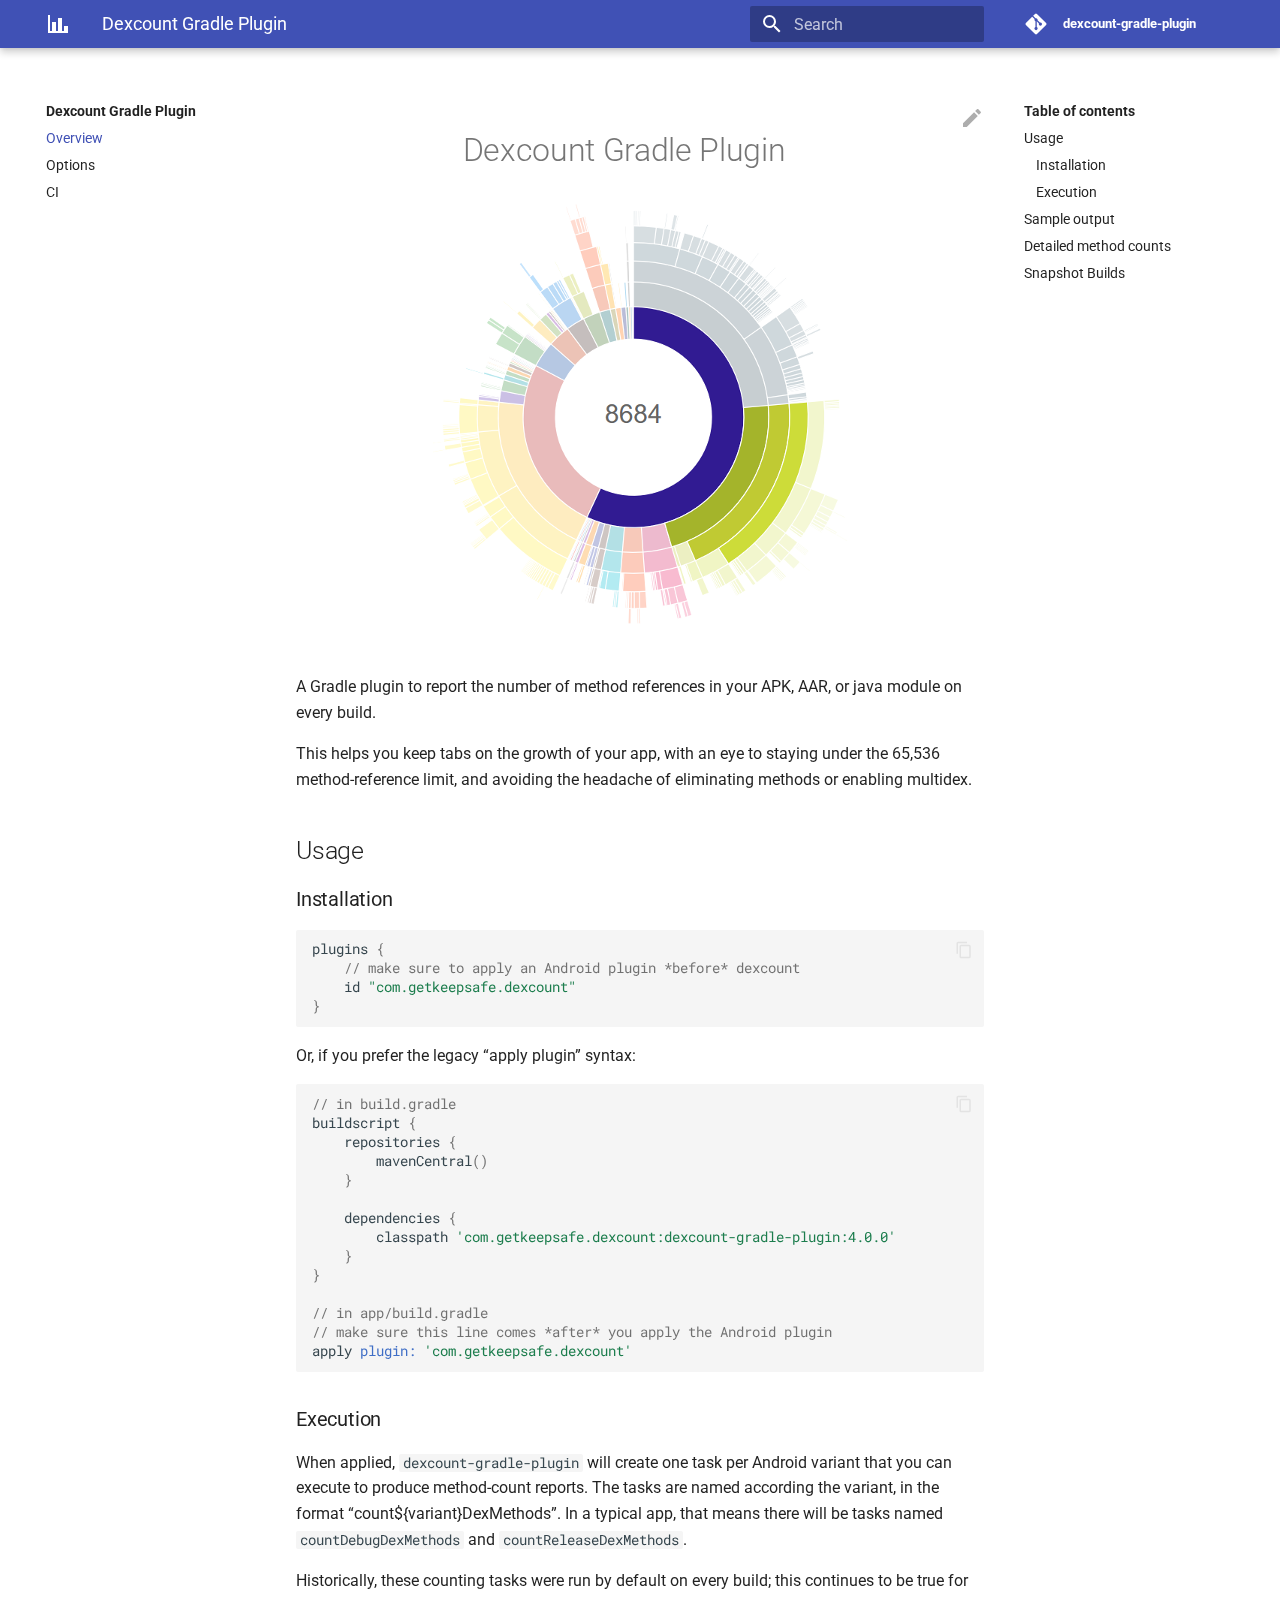
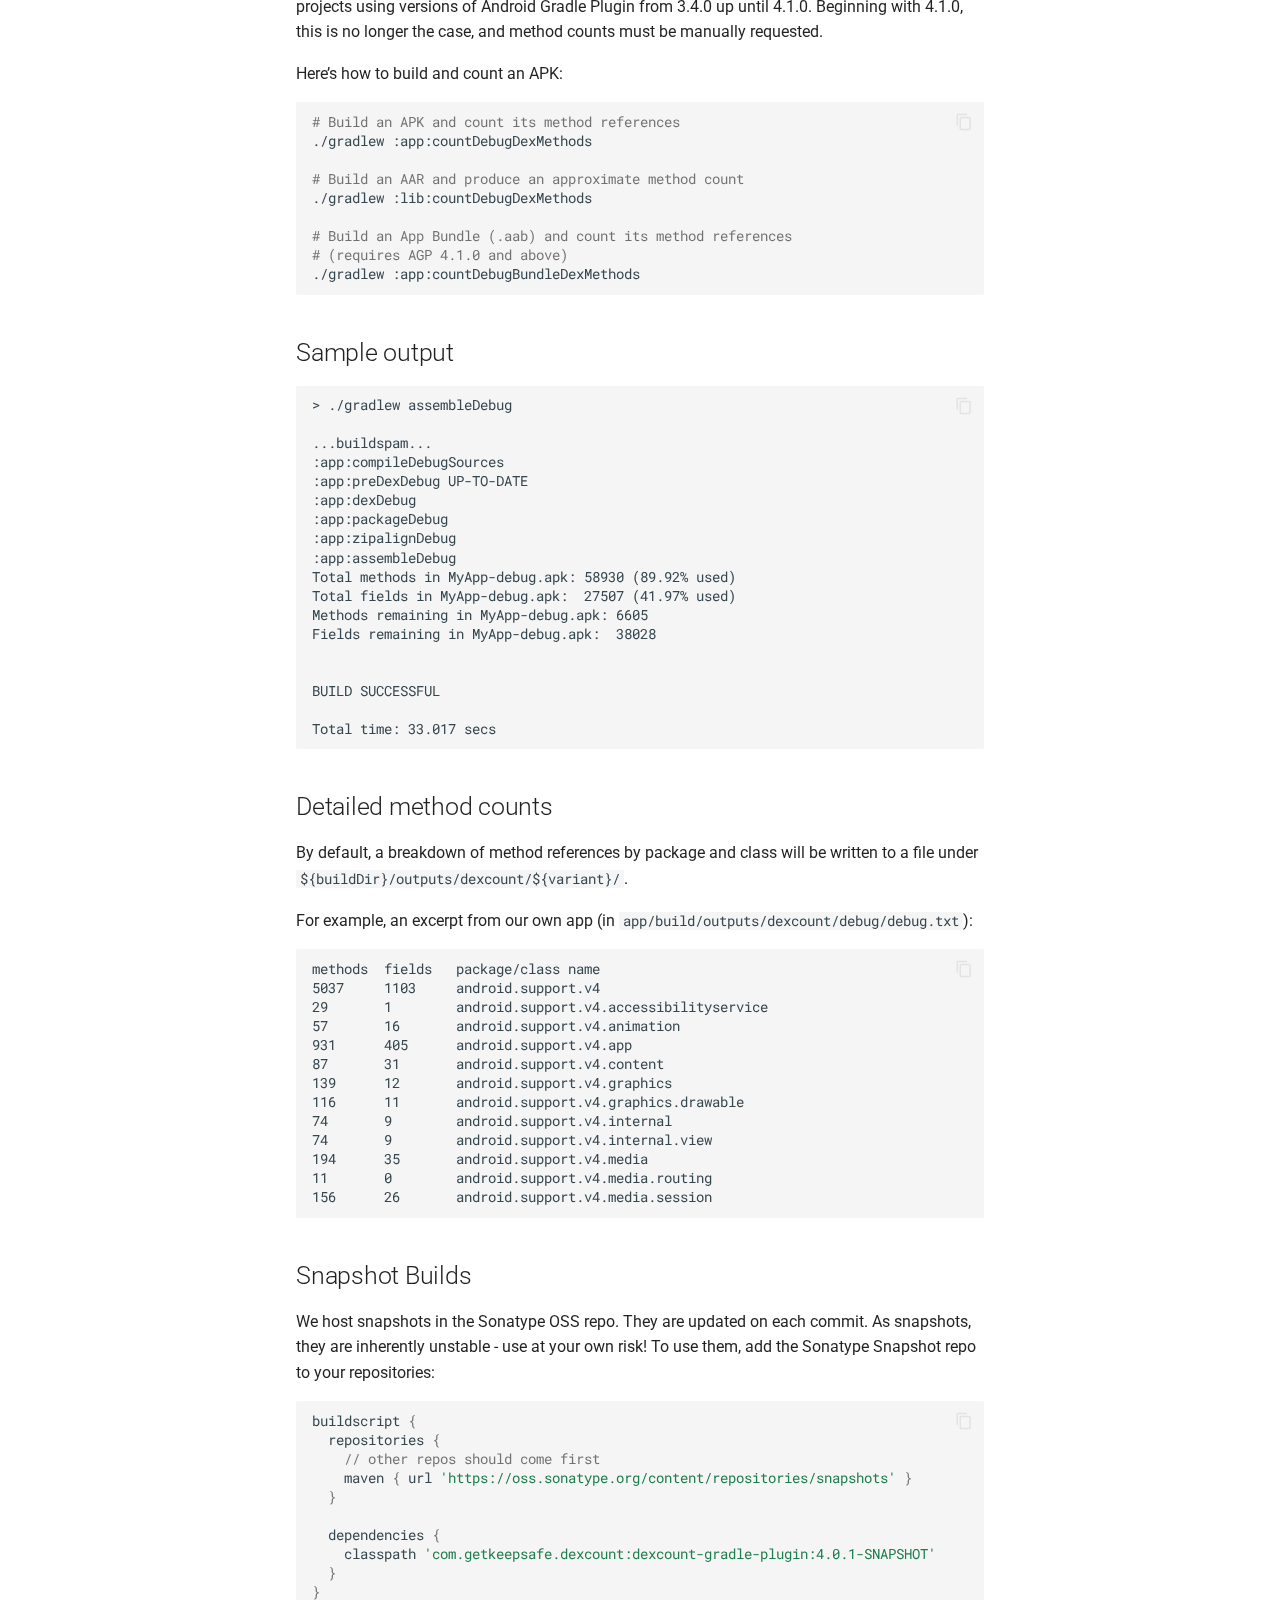
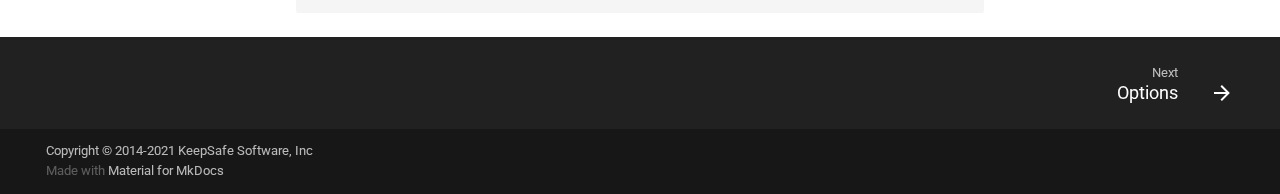
<file: index.html>
<!doctype html>
<html lang="en" class="no-js">
  <head>
    
      <meta charset="utf-8">
      <meta name="viewport" content="width=device-width,initial-scale=1">
      
        <meta name="description" content="A Gradle plugin to report the number of method references in your APK on every build.">
      
      
        <link rel="canonical" href="https://keepsafe.github.io/dexcount-gradle-plugin/">
      
      
        <meta name="author" content="Benjamin Bader">
      
      <link rel="shortcut icon" href="images/favicon.png">
      <meta name="generator" content="mkdocs-1.1.2, mkdocs-material-6.0.2">
    
    
      
        <title>Dexcount Gradle Plugin</title>
      
    
    
      <link rel="stylesheet" href="assets/stylesheets/main.38780c08.min.css">
      
        
        <link rel="stylesheet" href="assets/stylesheets/palette.3f72e892.min.css">
        
          
          
          <meta name="theme-color" content="#4051b5">
        
      
    
    
    
      
        
        <link href="https://fonts.gstatic.com" rel="preconnect" crossorigin>
        <link rel="stylesheet" href="https://fonts.googleapis.com/css?family=Roboto:300,400,400i,700%7CRoboto+Mono&display=fallback">
        <style>body,input{font-family:"Roboto",-apple-system,BlinkMacSystemFont,Helvetica,Arial,sans-serif}code,kbd,pre{font-family:"Roboto Mono",SFMono-Regular,Consolas,Menlo,monospace}</style>
      
    
    
    
    
      
    
    
  </head>
  
  
    
    
    
    
    
    <body dir="ltr" data-md-color-scheme="" data-md-color-primary="indigo" data-md-color-accent="lime">
      
  
    <input class="md-toggle" data-md-toggle="drawer" type="checkbox" id="__drawer" autocomplete="off">
    <input class="md-toggle" data-md-toggle="search" type="checkbox" id="__search" autocomplete="off">
    <label class="md-overlay" for="__drawer"></label>
    <div data-md-component="skip">
      
        
        <a href="#usage" class="md-skip">
          Skip to content
        </a>
      
    </div>
    <div data-md-component="announce">
      
    </div>
    
      <header class="md-header" data-md-component="header">
  <nav class="md-header-nav md-grid" aria-label="Header">
    <a href="https://keepsafe.github.io/dexcount-gradle-plugin" title="Dexcount Gradle Plugin" class="md-header-nav__button md-logo" aria-label="Dexcount Gradle Plugin">
      
  
  <svg xmlns="http://www.w3.org/2000/svg" viewBox="0 0 24 24"><path d="M22 21H2V3h2v16h2v-9h4v9h2V6h4v13h2v-5h4v7z"/></svg>

    </a>
    <label class="md-header-nav__button md-icon" for="__drawer">
      <svg xmlns="http://www.w3.org/2000/svg" viewBox="0 0 24 24"><path d="M3 6h18v2H3V6m0 5h18v2H3v-2m0 5h18v2H3v-2z"/></svg>
    </label>
    <div class="md-header-nav__title" data-md-component="header-title">
      
        <div class="md-header-nav__ellipsis">
          <span class="md-header-nav__topic md-ellipsis">
            Dexcount Gradle Plugin
          </span>
          <span class="md-header-nav__topic md-ellipsis">
            
              Overview
            
          </span>
        </div>
      
    </div>
    
      <label class="md-header-nav__button md-icon" for="__search">
        <svg xmlns="http://www.w3.org/2000/svg" viewBox="0 0 24 24"><path d="M9.5 3A6.5 6.5 0 0116 9.5c0 1.61-.59 3.09-1.56 4.23l.27.27h.79l5 5-1.5 1.5-5-5v-.79l-.27-.27A6.516 6.516 0 019.5 16 6.5 6.5 0 013 9.5 6.5 6.5 0 019.5 3m0 2C7 5 5 7 5 9.5S7 14 9.5 14 14 12 14 9.5 12 5 9.5 5z"/></svg>
      </label>
      
<div class="md-search" data-md-component="search" role="dialog">
  <label class="md-search__overlay" for="__search"></label>
  <div class="md-search__inner" role="search">
    <form class="md-search__form" name="search">
      <input type="text" class="md-search__input" name="query" aria-label="Search" placeholder="Search" autocapitalize="off" autocorrect="off" autocomplete="off" spellcheck="false" data-md-component="search-query" data-md-state="active">
      <label class="md-search__icon md-icon" for="__search">
        <svg xmlns="http://www.w3.org/2000/svg" viewBox="0 0 24 24"><path d="M9.5 3A6.5 6.5 0 0116 9.5c0 1.61-.59 3.09-1.56 4.23l.27.27h.79l5 5-1.5 1.5-5-5v-.79l-.27-.27A6.516 6.516 0 019.5 16 6.5 6.5 0 013 9.5 6.5 6.5 0 019.5 3m0 2C7 5 5 7 5 9.5S7 14 9.5 14 14 12 14 9.5 12 5 9.5 5z"/></svg>
        <svg xmlns="http://www.w3.org/2000/svg" viewBox="0 0 24 24"><path d="M20 11v2H8l5.5 5.5-1.42 1.42L4.16 12l7.92-7.92L13.5 5.5 8 11h12z"/></svg>
      </label>
      <button type="reset" class="md-search__icon md-icon" aria-label="Clear" data-md-component="search-reset" tabindex="-1">
        <svg xmlns="http://www.w3.org/2000/svg" viewBox="0 0 24 24"><path d="M19 6.41L17.59 5 12 10.59 6.41 5 5 6.41 10.59 12 5 17.59 6.41 19 12 13.41 17.59 19 19 17.59 13.41 12 19 6.41z"/></svg>
      </button>
    </form>
    <div class="md-search__output">
      <div class="md-search__scrollwrap" data-md-scrollfix>
        <div class="md-search-result" data-md-component="search-result">
          <div class="md-search-result__meta">
            Initializing search
          </div>
          <ol class="md-search-result__list"></ol>
        </div>
      </div>
    </div>
  </div>
</div>
    
    
      <div class="md-header-nav__source">
        
<a href="https://github.com/keepsafe/dexcount-gradle-plugin/" title="Go to repository" class="md-source">
  <div class="md-source__icon md-icon">
    
    <svg xmlns="http://www.w3.org/2000/svg" viewBox="0 0 448 512"><path d="M439.55 236.05L244 40.45a28.87 28.87 0 00-40.81 0l-40.66 40.63 51.52 51.52c27.06-9.14 52.68 16.77 43.39 43.68l49.66 49.66c34.23-11.8 61.18 31 35.47 56.69-26.49 26.49-70.21-2.87-56-37.34L240.22 199v121.85c25.3 12.54 22.26 41.85 9.08 55a34.34 34.34 0 01-48.55 0c-17.57-17.6-11.07-46.91 11.25-56v-123c-20.8-8.51-24.6-30.74-18.64-45L142.57 101 8.45 235.14a28.86 28.86 0 000 40.81l195.61 195.6a28.86 28.86 0 0040.8 0l194.69-194.69a28.86 28.86 0 000-40.81z"/></svg>
  </div>
  <div class="md-source__repository">
    dexcount-gradle-plugin
  </div>
</a>
      </div>
    
  </nav>
</header>
    
    <div class="md-container" data-md-component="container">
      
      
        
      
      <main class="md-main" data-md-component="main">
        <div class="md-main__inner md-grid">
          
            
              <div class="md-sidebar md-sidebar--primary" data-md-component="navigation">
                <div class="md-sidebar__scrollwrap">
                  <div class="md-sidebar__inner">
                    <nav class="md-nav md-nav--primary" aria-label="Navigation" data-md-level="0">
  <label class="md-nav__title" for="__drawer">
    <a href="https://keepsafe.github.io/dexcount-gradle-plugin" title="Dexcount Gradle Plugin" class="md-nav__button md-logo" aria-label="Dexcount Gradle Plugin">
      
  
  <svg xmlns="http://www.w3.org/2000/svg" viewBox="0 0 24 24"><path d="M22 21H2V3h2v16h2v-9h4v9h2V6h4v13h2v-5h4v7z"/></svg>

    </a>
    Dexcount Gradle Plugin
  </label>
  
    <div class="md-nav__source">
      
<a href="https://github.com/keepsafe/dexcount-gradle-plugin/" title="Go to repository" class="md-source">
  <div class="md-source__icon md-icon">
    
    <svg xmlns="http://www.w3.org/2000/svg" viewBox="0 0 448 512"><path d="M439.55 236.05L244 40.45a28.87 28.87 0 00-40.81 0l-40.66 40.63 51.52 51.52c27.06-9.14 52.68 16.77 43.39 43.68l49.66 49.66c34.23-11.8 61.18 31 35.47 56.69-26.49 26.49-70.21-2.87-56-37.34L240.22 199v121.85c25.3 12.54 22.26 41.85 9.08 55a34.34 34.34 0 01-48.55 0c-17.57-17.6-11.07-46.91 11.25-56v-123c-20.8-8.51-24.6-30.74-18.64-45L142.57 101 8.45 235.14a28.86 28.86 0 000 40.81l195.61 195.6a28.86 28.86 0 0040.8 0l194.69-194.69a28.86 28.86 0 000-40.81z"/></svg>
  </div>
  <div class="md-source__repository">
    dexcount-gradle-plugin
  </div>
</a>
    </div>
  
  <ul class="md-nav__list" data-md-scrollfix>
    
      
      
      

  


  <li class="md-nav__item md-nav__item--active">
    
    <input class="md-nav__toggle md-toggle" data-md-toggle="toc" type="checkbox" id="__toc">
    
    
      <label class="md-nav__link md-nav__link--active" for="__toc">
        Overview
        <span class="md-nav__icon md-icon"></span>
      </label>
    
    <a href="." class="md-nav__link md-nav__link--active">
      Overview
    </a>
    
      
<nav class="md-nav md-nav--secondary" aria-label="Table of contents">
  
  
  
    <label class="md-nav__title" for="__toc">
      <span class="md-nav__icon md-icon"></span>
      Table of contents
    </label>
    <ul class="md-nav__list" data-md-scrollfix>
      
        <li class="md-nav__item">
  <a href="#usage" class="md-nav__link">
    Usage
  </a>
  
    <nav class="md-nav" aria-label="Usage">
      <ul class="md-nav__list">
        
          <li class="md-nav__item">
  <a href="#installation" class="md-nav__link">
    Installation
  </a>
  
</li>
        
          <li class="md-nav__item">
  <a href="#execution" class="md-nav__link">
    Execution
  </a>
  
</li>
        
      </ul>
    </nav>
  
</li>
      
        <li class="md-nav__item">
  <a href="#sample-output" class="md-nav__link">
    Sample output
  </a>
  
</li>
      
        <li class="md-nav__item">
  <a href="#detailed-method-counts" class="md-nav__link">
    Detailed method counts
  </a>
  
</li>
      
        <li class="md-nav__item">
  <a href="#snapshot-builds" class="md-nav__link">
    Snapshot Builds
  </a>
  
</li>
      
    </ul>
  
</nav>
    
  </li>

    
      
      
      


  <li class="md-nav__item">
    <a href="config/" class="md-nav__link">
      Options
    </a>
  </li>

    
      
      
      


  <li class="md-nav__item">
    <a href="ci/" class="md-nav__link">
      CI
    </a>
  </li>

    
  </ul>
</nav>
                  </div>
                </div>
              </div>
            
            
              <div class="md-sidebar md-sidebar--secondary" data-md-component="toc">
                <div class="md-sidebar__scrollwrap">
                  <div class="md-sidebar__inner">
                    
<nav class="md-nav md-nav--secondary" aria-label="Table of contents">
  
  
  
    <label class="md-nav__title" for="__toc">
      <span class="md-nav__icon md-icon"></span>
      Table of contents
    </label>
    <ul class="md-nav__list" data-md-scrollfix>
      
        <li class="md-nav__item">
  <a href="#usage" class="md-nav__link">
    Usage
  </a>
  
    <nav class="md-nav" aria-label="Usage">
      <ul class="md-nav__list">
        
          <li class="md-nav__item">
  <a href="#installation" class="md-nav__link">
    Installation
  </a>
  
</li>
        
          <li class="md-nav__item">
  <a href="#execution" class="md-nav__link">
    Execution
  </a>
  
</li>
        
      </ul>
    </nav>
  
</li>
      
        <li class="md-nav__item">
  <a href="#sample-output" class="md-nav__link">
    Sample output
  </a>
  
</li>
      
        <li class="md-nav__item">
  <a href="#detailed-method-counts" class="md-nav__link">
    Detailed method counts
  </a>
  
</li>
      
        <li class="md-nav__item">
  <a href="#snapshot-builds" class="md-nav__link">
    Snapshot Builds
  </a>
  
</li>
      
    </ul>
  
</nav>
                  </div>
                </div>
              </div>
            
          
          <div class="md-content">
            <article class="md-content__inner md-typeset">
              
                
                  <a href="https://github.com/keepsafe/dexcount-gradle-plugin/edit/master/docs/index.md" title="Edit this page" class="md-content__button md-icon">
                    <svg xmlns="http://www.w3.org/2000/svg" viewBox="0 0 24 24"><path d="M20.71 7.04c.39-.39.39-1.04 0-1.41l-2.34-2.34c-.37-.39-1.02-.39-1.41 0l-1.84 1.83 3.75 3.75M3 17.25V21h3.75L17.81 9.93l-3.75-3.75L3 17.25z"/></svg>
                  </a>
                
                
                <h1 align="center">
    <p>Dexcount Gradle Plugin</p>
    <img src="images/example.png">
</h1>

<p>A Gradle plugin to report the number of method references in your APK, AAR, or java module on every build.</p>
<p>This helps you keep tabs on the growth of your app, with an eye to staying under the 65,536 method-reference limit, and avoiding the headache of eliminating methods or enabling multidex.</p>
<h2 id="usage">Usage<a class="headerlink" href="#usage" title="Permanent link">&para;</a></h2>
<h3 id="installation">Installation<a class="headerlink" href="#installation" title="Permanent link">&para;</a></h3>
<div class="highlight"><pre><span></span><code><span class="n">plugins</span> <span class="o">{</span>
    <span class="c1">// make sure to apply an Android plugin *before* dexcount</span>
    <span class="n">id</span> <span class="s2">&quot;com.getkeepsafe.dexcount&quot;</span>
<span class="o">}</span>
</code></pre></div>
<p>Or, if you prefer the legacy &ldquo;apply plugin&rdquo; syntax:</p>
<div class="highlight"><pre><span></span><code><span class="c1">// in build.gradle</span>
<span class="n">buildscript</span> <span class="o">{</span>
    <span class="n">repositories</span> <span class="o">{</span>
        <span class="n">mavenCentral</span><span class="o">()</span>
    <span class="o">}</span>

    <span class="n">dependencies</span> <span class="o">{</span>
        <span class="n">classpath</span> <span class="s1">&#39;com.getkeepsafe.dexcount:dexcount-gradle-plugin:4.0.0&#39;</span>
    <span class="o">}</span>
<span class="o">}</span>

<span class="c1">// in app/build.gradle</span>
<span class="c1">// make sure this line comes *after* you apply the Android plugin</span>
<span class="n">apply</span> <span class="nl">plugin:</span> <span class="s1">&#39;com.getkeepsafe.dexcount&#39;</span>
</code></pre></div>
<h3 id="execution">Execution<a class="headerlink" href="#execution" title="Permanent link">&para;</a></h3>
<p>When applied, <code>dexcount-gradle-plugin</code> will create one task per Android variant that you can execute to produce method-count reports.  The tasks are named according the variant, in the format &ldquo;count${variant}DexMethods&rdquo;.  In a typical app, that means there will be tasks named <code>countDebugDexMethods</code> and <code>countReleaseDexMethods</code>.</p>
<p>Historically, these counting tasks were run by default on every build; this continues to be true for projects using versions of Android Gradle Plugin from 3.4.0 up until 4.1.0.  Beginning with 4.1.0, this is no longer the case, and method counts must be manually requested.</p>
<p>Here&rsquo;s how to build and count an APK:</p>
<div class="highlight"><pre><span></span><code><span class="c1"># Build an APK and count its method references</span>
./gradlew :app:countDebugDexMethods

<span class="c1"># Build an AAR and produce an approximate method count</span>
./gradlew :lib:countDebugDexMethods

<span class="c1"># Build an App Bundle (.aab) and count its method references</span>
<span class="c1"># (requires AGP 4.1.0 and above)</span>
./gradlew :app:countDebugBundleDexMethods
</code></pre></div>
<h2 id="sample-output">Sample output<a class="headerlink" href="#sample-output" title="Permanent link">&para;</a></h2>
<div class="highlight"><pre><span></span><code>&gt; ./gradlew assembleDebug

...buildspam...
:app:compileDebugSources
:app:preDexDebug UP-TO-DATE
:app:dexDebug
:app:packageDebug
:app:zipalignDebug
:app:assembleDebug
Total methods in MyApp-debug.apk: 58930 (89.92% used)
Total fields in MyApp-debug.apk:  27507 (41.97% used)
Methods remaining in MyApp-debug.apk: 6605
Fields remaining in MyApp-debug.apk:  38028


BUILD SUCCESSFUL

Total time: 33.017 secs
</code></pre></div>
<h2 id="detailed-method-counts">Detailed method counts<a class="headerlink" href="#detailed-method-counts" title="Permanent link">&para;</a></h2>
<p>By default, a breakdown of method references by package and class will be written to a file under <code>${buildDir}/outputs/dexcount/${variant}/</code>.</p>
<p>For example, an excerpt from our own app (in <code>app/build/outputs/dexcount/debug/debug.txt</code>):
<div class="highlight"><pre><span></span><code>methods  fields   package/class name
5037     1103     android.support.v4
29       1        android.support.v4.accessibilityservice
57       16       android.support.v4.animation
931      405      android.support.v4.app
87       31       android.support.v4.content
139      12       android.support.v4.graphics
116      11       android.support.v4.graphics.drawable
74       9        android.support.v4.internal
74       9        android.support.v4.internal.view
194      35       android.support.v4.media
11       0        android.support.v4.media.routing
156      26       android.support.v4.media.session
</code></pre></div></p>
<h2 id="snapshot-builds">Snapshot Builds<a class="headerlink" href="#snapshot-builds" title="Permanent link">&para;</a></h2>
<p>We host snapshots in the Sonatype OSS repo.  They are updated on each commit.  As snapshots, they are inherently unstable - use at your own risk!  To use them, add the Sonatype Snapshot repo to your repositories:</p>
<div class="highlight"><pre><span></span><code><span class="n">buildscript</span> <span class="o">{</span>
  <span class="n">repositories</span> <span class="o">{</span>
    <span class="c1">// other repos should come first</span>
    <span class="n">maven</span> <span class="o">{</span> <span class="n">url</span> <span class="s1">&#39;https://oss.sonatype.org/content/repositories/snapshots&#39;</span> <span class="o">}</span>
  <span class="o">}</span>

  <span class="n">dependencies</span> <span class="o">{</span>
    <span class="n">classpath</span> <span class="s1">&#39;com.getkeepsafe.dexcount:dexcount-gradle-plugin:4.0.1-SNAPSHOT&#39;</span>
  <span class="o">}</span>
<span class="o">}</span>
</code></pre></div>
                
              
              
                


              
            </article>
          </div>
        </div>
      </main>
      
        
<footer class="md-footer">
  
    <div class="md-footer-nav">
      <nav class="md-footer-nav__inner md-grid" aria-label="Footer">
        
        
          <a href="config/" class="md-footer-nav__link md-footer-nav__link--next" rel="next">
            <div class="md-footer-nav__title">
              <div class="md-ellipsis">
                <span class="md-footer-nav__direction">
                  Next
                </span>
                Options
              </div>
            </div>
            <div class="md-footer-nav__button md-icon">
              <svg xmlns="http://www.w3.org/2000/svg" viewBox="0 0 24 24"><path d="M4 11v2h12l-5.5 5.5 1.42 1.42L19.84 12l-7.92-7.92L10.5 5.5 16 11H4z"/></svg>
            </div>
          </a>
        
      </nav>
    </div>
  
  <div class="md-footer-meta md-typeset">
    <div class="md-footer-meta__inner md-grid">
      <div class="md-footer-copyright">
        
          <div class="md-footer-copyright__highlight">
            Copyright &copy; 2014-2021 KeepSafe Software, Inc
          </div>
        
        Made with
        <a href="https://squidfunk.github.io/mkdocs-material/" target="_blank" rel="noopener">
          Material for MkDocs
        </a>
      </div>
      
    </div>
  </div>
</footer>
      
    </div>
    
      <script src="assets/javascripts/vendor.77e55a48.min.js"></script>
      <script src="assets/javascripts/bundle.9554a270.min.js"></script><script id="__lang" type="application/json">{"clipboard.copy": "Copy to clipboard", "clipboard.copied": "Copied to clipboard", "search.config.lang": "en", "search.config.pipeline": "trimmer, stopWordFilter", "search.config.separator": "[\\s\\-]+", "search.result.placeholder": "Type to start searching", "search.result.none": "No matching documents", "search.result.one": "1 matching document", "search.result.other": "# matching documents", "search.result.more.one": "1 more on this page", "search.result.more.other": "# more on this page", "search.result.term.missing": "Missing"}</script>
      
      <script>
        app = initialize({
          base: ".",
          features: [],
          search: Object.assign({
            worker: "assets/javascripts/worker/search.4ac00218.min.js"
          }, typeof search !== "undefined" && search)
        })
      </script>
      
    
  </body>
</html>
</file>
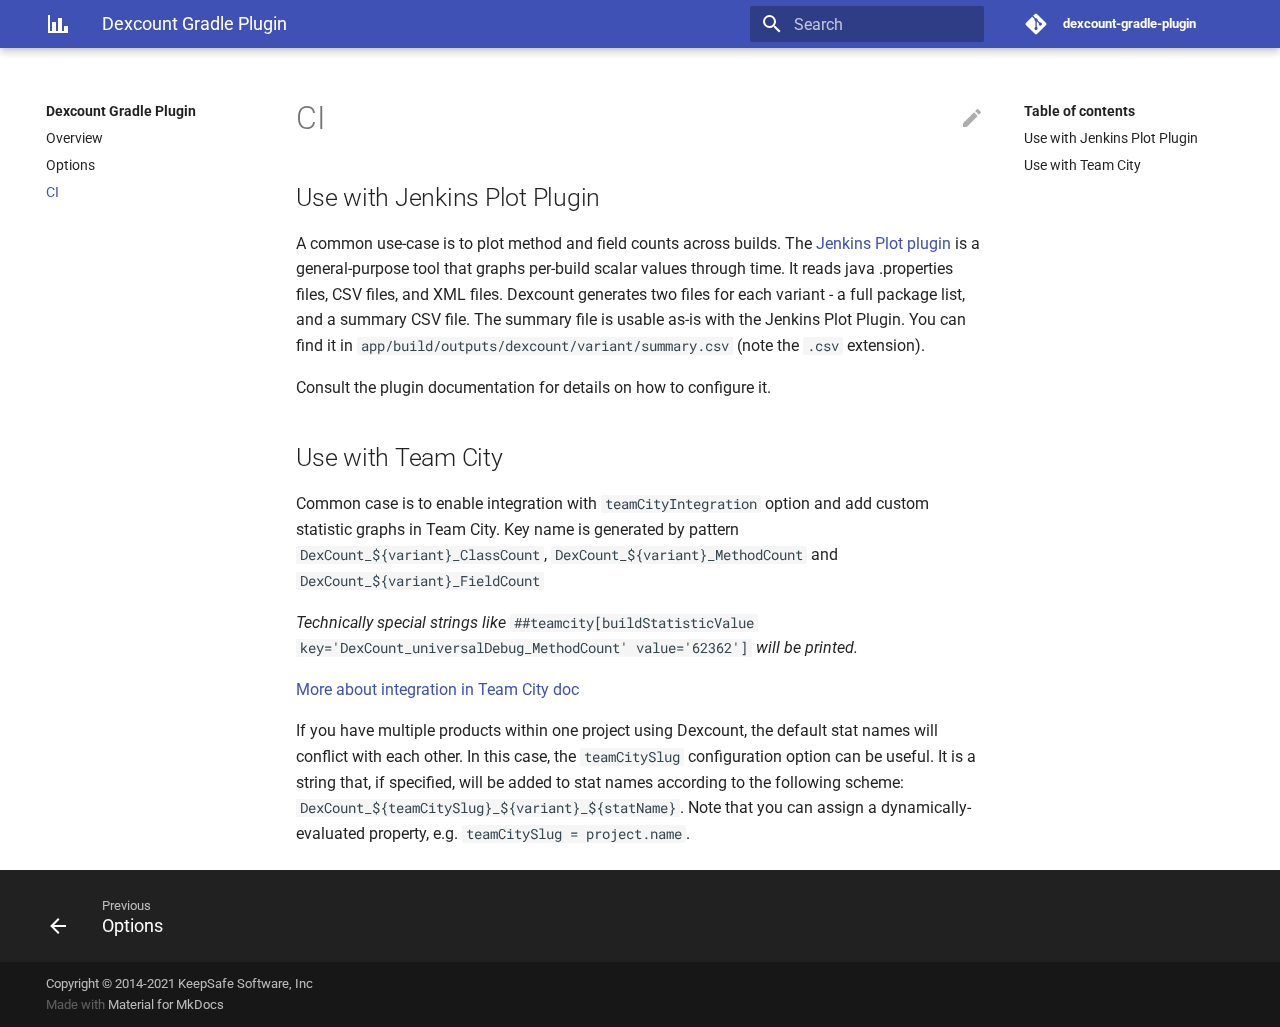
<file: ci/index.html>
<!doctype html>
<html lang="en" class="no-js">
  <head>
    
      <meta charset="utf-8">
      <meta name="viewport" content="width=device-width,initial-scale=1">
      
        <meta name="description" content="A Gradle plugin to report the number of method references in your APK on every build.">
      
      
        <link rel="canonical" href="https://keepsafe.github.io/dexcount-gradle-plugin/ci/">
      
      
        <meta name="author" content="Benjamin Bader">
      
      <link rel="shortcut icon" href="../images/favicon.png">
      <meta name="generator" content="mkdocs-1.1.2, mkdocs-material-6.0.2">
    
    
      
        <title>CI - Dexcount Gradle Plugin</title>
      
    
    
      <link rel="stylesheet" href="../assets/stylesheets/main.38780c08.min.css">
      
        
        <link rel="stylesheet" href="../assets/stylesheets/palette.3f72e892.min.css">
        
          
          
          <meta name="theme-color" content="#4051b5">
        
      
    
    
    
      
        
        <link href="https://fonts.gstatic.com" rel="preconnect" crossorigin>
        <link rel="stylesheet" href="https://fonts.googleapis.com/css?family=Roboto:300,400,400i,700%7CRoboto+Mono&display=fallback">
        <style>body,input{font-family:"Roboto",-apple-system,BlinkMacSystemFont,Helvetica,Arial,sans-serif}code,kbd,pre{font-family:"Roboto Mono",SFMono-Regular,Consolas,Menlo,monospace}</style>
      
    
    
    
    
      
    
    
  </head>
  
  
    
    
    
    
    
    <body dir="ltr" data-md-color-scheme="" data-md-color-primary="indigo" data-md-color-accent="lime">
      
  
    <input class="md-toggle" data-md-toggle="drawer" type="checkbox" id="__drawer" autocomplete="off">
    <input class="md-toggle" data-md-toggle="search" type="checkbox" id="__search" autocomplete="off">
    <label class="md-overlay" for="__drawer"></label>
    <div data-md-component="skip">
      
        
        <a href="#use-with-jenkins-plot-plugin" class="md-skip">
          Skip to content
        </a>
      
    </div>
    <div data-md-component="announce">
      
    </div>
    
      <header class="md-header" data-md-component="header">
  <nav class="md-header-nav md-grid" aria-label="Header">
    <a href="https://keepsafe.github.io/dexcount-gradle-plugin" title="Dexcount Gradle Plugin" class="md-header-nav__button md-logo" aria-label="Dexcount Gradle Plugin">
      
  
  <svg xmlns="http://www.w3.org/2000/svg" viewBox="0 0 24 24"><path d="M22 21H2V3h2v16h2v-9h4v9h2V6h4v13h2v-5h4v7z"/></svg>

    </a>
    <label class="md-header-nav__button md-icon" for="__drawer">
      <svg xmlns="http://www.w3.org/2000/svg" viewBox="0 0 24 24"><path d="M3 6h18v2H3V6m0 5h18v2H3v-2m0 5h18v2H3v-2z"/></svg>
    </label>
    <div class="md-header-nav__title" data-md-component="header-title">
      
        <div class="md-header-nav__ellipsis">
          <span class="md-header-nav__topic md-ellipsis">
            Dexcount Gradle Plugin
          </span>
          <span class="md-header-nav__topic md-ellipsis">
            
              CI
            
          </span>
        </div>
      
    </div>
    
      <label class="md-header-nav__button md-icon" for="__search">
        <svg xmlns="http://www.w3.org/2000/svg" viewBox="0 0 24 24"><path d="M9.5 3A6.5 6.5 0 0116 9.5c0 1.61-.59 3.09-1.56 4.23l.27.27h.79l5 5-1.5 1.5-5-5v-.79l-.27-.27A6.516 6.516 0 019.5 16 6.5 6.5 0 013 9.5 6.5 6.5 0 019.5 3m0 2C7 5 5 7 5 9.5S7 14 9.5 14 14 12 14 9.5 12 5 9.5 5z"/></svg>
      </label>
      
<div class="md-search" data-md-component="search" role="dialog">
  <label class="md-search__overlay" for="__search"></label>
  <div class="md-search__inner" role="search">
    <form class="md-search__form" name="search">
      <input type="text" class="md-search__input" name="query" aria-label="Search" placeholder="Search" autocapitalize="off" autocorrect="off" autocomplete="off" spellcheck="false" data-md-component="search-query" data-md-state="active">
      <label class="md-search__icon md-icon" for="__search">
        <svg xmlns="http://www.w3.org/2000/svg" viewBox="0 0 24 24"><path d="M9.5 3A6.5 6.5 0 0116 9.5c0 1.61-.59 3.09-1.56 4.23l.27.27h.79l5 5-1.5 1.5-5-5v-.79l-.27-.27A6.516 6.516 0 019.5 16 6.5 6.5 0 013 9.5 6.5 6.5 0 019.5 3m0 2C7 5 5 7 5 9.5S7 14 9.5 14 14 12 14 9.5 12 5 9.5 5z"/></svg>
        <svg xmlns="http://www.w3.org/2000/svg" viewBox="0 0 24 24"><path d="M20 11v2H8l5.5 5.5-1.42 1.42L4.16 12l7.92-7.92L13.5 5.5 8 11h12z"/></svg>
      </label>
      <button type="reset" class="md-search__icon md-icon" aria-label="Clear" data-md-component="search-reset" tabindex="-1">
        <svg xmlns="http://www.w3.org/2000/svg" viewBox="0 0 24 24"><path d="M19 6.41L17.59 5 12 10.59 6.41 5 5 6.41 10.59 12 5 17.59 6.41 19 12 13.41 17.59 19 19 17.59 13.41 12 19 6.41z"/></svg>
      </button>
    </form>
    <div class="md-search__output">
      <div class="md-search__scrollwrap" data-md-scrollfix>
        <div class="md-search-result" data-md-component="search-result">
          <div class="md-search-result__meta">
            Initializing search
          </div>
          <ol class="md-search-result__list"></ol>
        </div>
      </div>
    </div>
  </div>
</div>
    
    
      <div class="md-header-nav__source">
        
<a href="https://github.com/keepsafe/dexcount-gradle-plugin/" title="Go to repository" class="md-source">
  <div class="md-source__icon md-icon">
    
    <svg xmlns="http://www.w3.org/2000/svg" viewBox="0 0 448 512"><path d="M439.55 236.05L244 40.45a28.87 28.87 0 00-40.81 0l-40.66 40.63 51.52 51.52c27.06-9.14 52.68 16.77 43.39 43.68l49.66 49.66c34.23-11.8 61.18 31 35.47 56.69-26.49 26.49-70.21-2.87-56-37.34L240.22 199v121.85c25.3 12.54 22.26 41.85 9.08 55a34.34 34.34 0 01-48.55 0c-17.57-17.6-11.07-46.91 11.25-56v-123c-20.8-8.51-24.6-30.74-18.64-45L142.57 101 8.45 235.14a28.86 28.86 0 000 40.81l195.61 195.6a28.86 28.86 0 0040.8 0l194.69-194.69a28.86 28.86 0 000-40.81z"/></svg>
  </div>
  <div class="md-source__repository">
    dexcount-gradle-plugin
  </div>
</a>
      </div>
    
  </nav>
</header>
    
    <div class="md-container" data-md-component="container">
      
      
        
      
      <main class="md-main" data-md-component="main">
        <div class="md-main__inner md-grid">
          
            
              <div class="md-sidebar md-sidebar--primary" data-md-component="navigation">
                <div class="md-sidebar__scrollwrap">
                  <div class="md-sidebar__inner">
                    <nav class="md-nav md-nav--primary" aria-label="Navigation" data-md-level="0">
  <label class="md-nav__title" for="__drawer">
    <a href="https://keepsafe.github.io/dexcount-gradle-plugin" title="Dexcount Gradle Plugin" class="md-nav__button md-logo" aria-label="Dexcount Gradle Plugin">
      
  
  <svg xmlns="http://www.w3.org/2000/svg" viewBox="0 0 24 24"><path d="M22 21H2V3h2v16h2v-9h4v9h2V6h4v13h2v-5h4v7z"/></svg>

    </a>
    Dexcount Gradle Plugin
  </label>
  
    <div class="md-nav__source">
      
<a href="https://github.com/keepsafe/dexcount-gradle-plugin/" title="Go to repository" class="md-source">
  <div class="md-source__icon md-icon">
    
    <svg xmlns="http://www.w3.org/2000/svg" viewBox="0 0 448 512"><path d="M439.55 236.05L244 40.45a28.87 28.87 0 00-40.81 0l-40.66 40.63 51.52 51.52c27.06-9.14 52.68 16.77 43.39 43.68l49.66 49.66c34.23-11.8 61.18 31 35.47 56.69-26.49 26.49-70.21-2.87-56-37.34L240.22 199v121.85c25.3 12.54 22.26 41.85 9.08 55a34.34 34.34 0 01-48.55 0c-17.57-17.6-11.07-46.91 11.25-56v-123c-20.8-8.51-24.6-30.74-18.64-45L142.57 101 8.45 235.14a28.86 28.86 0 000 40.81l195.61 195.6a28.86 28.86 0 0040.8 0l194.69-194.69a28.86 28.86 0 000-40.81z"/></svg>
  </div>
  <div class="md-source__repository">
    dexcount-gradle-plugin
  </div>
</a>
    </div>
  
  <ul class="md-nav__list" data-md-scrollfix>
    
      
      
      


  <li class="md-nav__item">
    <a href=".." class="md-nav__link">
      Overview
    </a>
  </li>

    
      
      
      


  <li class="md-nav__item">
    <a href="../config/" class="md-nav__link">
      Options
    </a>
  </li>

    
      
      
      

  


  <li class="md-nav__item md-nav__item--active">
    
    <input class="md-nav__toggle md-toggle" data-md-toggle="toc" type="checkbox" id="__toc">
    
    
      <label class="md-nav__link md-nav__link--active" for="__toc">
        CI
        <span class="md-nav__icon md-icon"></span>
      </label>
    
    <a href="./" class="md-nav__link md-nav__link--active">
      CI
    </a>
    
      
<nav class="md-nav md-nav--secondary" aria-label="Table of contents">
  
  
  
    <label class="md-nav__title" for="__toc">
      <span class="md-nav__icon md-icon"></span>
      Table of contents
    </label>
    <ul class="md-nav__list" data-md-scrollfix>
      
        <li class="md-nav__item">
  <a href="#use-with-jenkins-plot-plugin" class="md-nav__link">
    Use with Jenkins Plot Plugin
  </a>
  
</li>
      
        <li class="md-nav__item">
  <a href="#use-with-team-city" class="md-nav__link">
    Use with Team City
  </a>
  
</li>
      
    </ul>
  
</nav>
    
  </li>

    
  </ul>
</nav>
                  </div>
                </div>
              </div>
            
            
              <div class="md-sidebar md-sidebar--secondary" data-md-component="toc">
                <div class="md-sidebar__scrollwrap">
                  <div class="md-sidebar__inner">
                    
<nav class="md-nav md-nav--secondary" aria-label="Table of contents">
  
  
  
    <label class="md-nav__title" for="__toc">
      <span class="md-nav__icon md-icon"></span>
      Table of contents
    </label>
    <ul class="md-nav__list" data-md-scrollfix>
      
        <li class="md-nav__item">
  <a href="#use-with-jenkins-plot-plugin" class="md-nav__link">
    Use with Jenkins Plot Plugin
  </a>
  
</li>
      
        <li class="md-nav__item">
  <a href="#use-with-team-city" class="md-nav__link">
    Use with Team City
  </a>
  
</li>
      
    </ul>
  
</nav>
                  </div>
                </div>
              </div>
            
          
          <div class="md-content">
            <article class="md-content__inner md-typeset">
              
                
                  <a href="https://github.com/keepsafe/dexcount-gradle-plugin/edit/master/docs/ci.md" title="Edit this page" class="md-content__button md-icon">
                    <svg xmlns="http://www.w3.org/2000/svg" viewBox="0 0 24 24"><path d="M20.71 7.04c.39-.39.39-1.04 0-1.41l-2.34-2.34c-.37-.39-1.02-.39-1.41 0l-1.84 1.83 3.75 3.75M3 17.25V21h3.75L17.81 9.93l-3.75-3.75L3 17.25z"/></svg>
                  </a>
                
                
                  <h1>CI</h1>
                
                <h2 id="use-with-jenkins-plot-plugin">Use with Jenkins Plot Plugin<a class="headerlink" href="#use-with-jenkins-plot-plugin" title="Permanent link">&para;</a></h2>
<p>A common use-case is to plot method and field counts across builds.  The <a href="https://wiki.jenkins-ci.org/display/JENKINS/Plot+Plugin">Jenkins Plot plugin</a> is a general-purpose tool that graphs per-build scalar values through time.  It reads java .properties files, CSV files, and XML files.  Dexcount generates two files for each variant - a full package list, and a summary CSV file.  The summary file is usable as-is with the Jenkins Plot Plugin.  You can find it in <code>app/build/outputs/dexcount/variant/summary.csv</code> (note the <code>.csv</code> extension).</p>
<p>Consult the plugin documentation for details on how to configure it.</p>
<h2 id="use-with-team-city">Use with Team City<a class="headerlink" href="#use-with-team-city" title="Permanent link">&para;</a></h2>
<p>Common case is to enable integration with <code>teamCityIntegration</code> option and add custom statistic graphs in Team City. Key name is generated by pattern <code>DexCount_${variant}_ClassCount</code>, <code>DexCount_${variant}_MethodCount</code> and <code>DexCount_${variant}_FieldCount</code></p>
<p><em>Technically special strings like</em> <code>##teamcity[buildStatisticValue key='DexCount_universalDebug_MethodCount' value='62362']</code> <em>will be printed.</em> </p>
<p><a href="https://confluence.jetbrains.com/display/TCD9/Build+Script+Interaction+with+TeamCity#BuildScriptInteractionwithTeamCity-ReportingBuildStatistics">More about integration in Team City doc</a></p>
<p>If you have multiple products within one project using Dexcount, the default stat names will conflict with each other.  In this case, the <code>teamCitySlug</code> configuration option can be useful.  It is a string that, if specified, will be added to stat names according to the following scheme: <code>DexCount_${teamCitySlug}_${variant}_${statName}</code>.  Note that you can assign a dynamically-evaluated property, e.g. <code>teamCitySlug = project.name</code>.</p>
                
              
              
                


              
            </article>
          </div>
        </div>
      </main>
      
        
<footer class="md-footer">
  
    <div class="md-footer-nav">
      <nav class="md-footer-nav__inner md-grid" aria-label="Footer">
        
          <a href="../config/" class="md-footer-nav__link md-footer-nav__link--prev" rel="prev">
            <div class="md-footer-nav__button md-icon">
              <svg xmlns="http://www.w3.org/2000/svg" viewBox="0 0 24 24"><path d="M20 11v2H8l5.5 5.5-1.42 1.42L4.16 12l7.92-7.92L13.5 5.5 8 11h12z"/></svg>
            </div>
            <div class="md-footer-nav__title">
              <div class="md-ellipsis">
                <span class="md-footer-nav__direction">
                  Previous
                </span>
                Options
              </div>
            </div>
          </a>
        
        
      </nav>
    </div>
  
  <div class="md-footer-meta md-typeset">
    <div class="md-footer-meta__inner md-grid">
      <div class="md-footer-copyright">
        
          <div class="md-footer-copyright__highlight">
            Copyright &copy; 2014-2021 KeepSafe Software, Inc
          </div>
        
        Made with
        <a href="https://squidfunk.github.io/mkdocs-material/" target="_blank" rel="noopener">
          Material for MkDocs
        </a>
      </div>
      
    </div>
  </div>
</footer>
      
    </div>
    
      <script src="../assets/javascripts/vendor.77e55a48.min.js"></script>
      <script src="../assets/javascripts/bundle.9554a270.min.js"></script><script id="__lang" type="application/json">{"clipboard.copy": "Copy to clipboard", "clipboard.copied": "Copied to clipboard", "search.config.lang": "en", "search.config.pipeline": "trimmer, stopWordFilter", "search.config.separator": "[\\s\\-]+", "search.result.placeholder": "Type to start searching", "search.result.none": "No matching documents", "search.result.one": "1 matching document", "search.result.other": "# matching documents", "search.result.more.one": "1 more on this page", "search.result.more.other": "# more on this page", "search.result.term.missing": "Missing"}</script>
      
      <script>
        app = initialize({
          base: "..",
          features: [],
          search: Object.assign({
            worker: "../assets/javascripts/worker/search.4ac00218.min.js"
          }, typeof search !== "undefined" && search)
        })
      </script>
      
    
  </body>
</html>
</file>
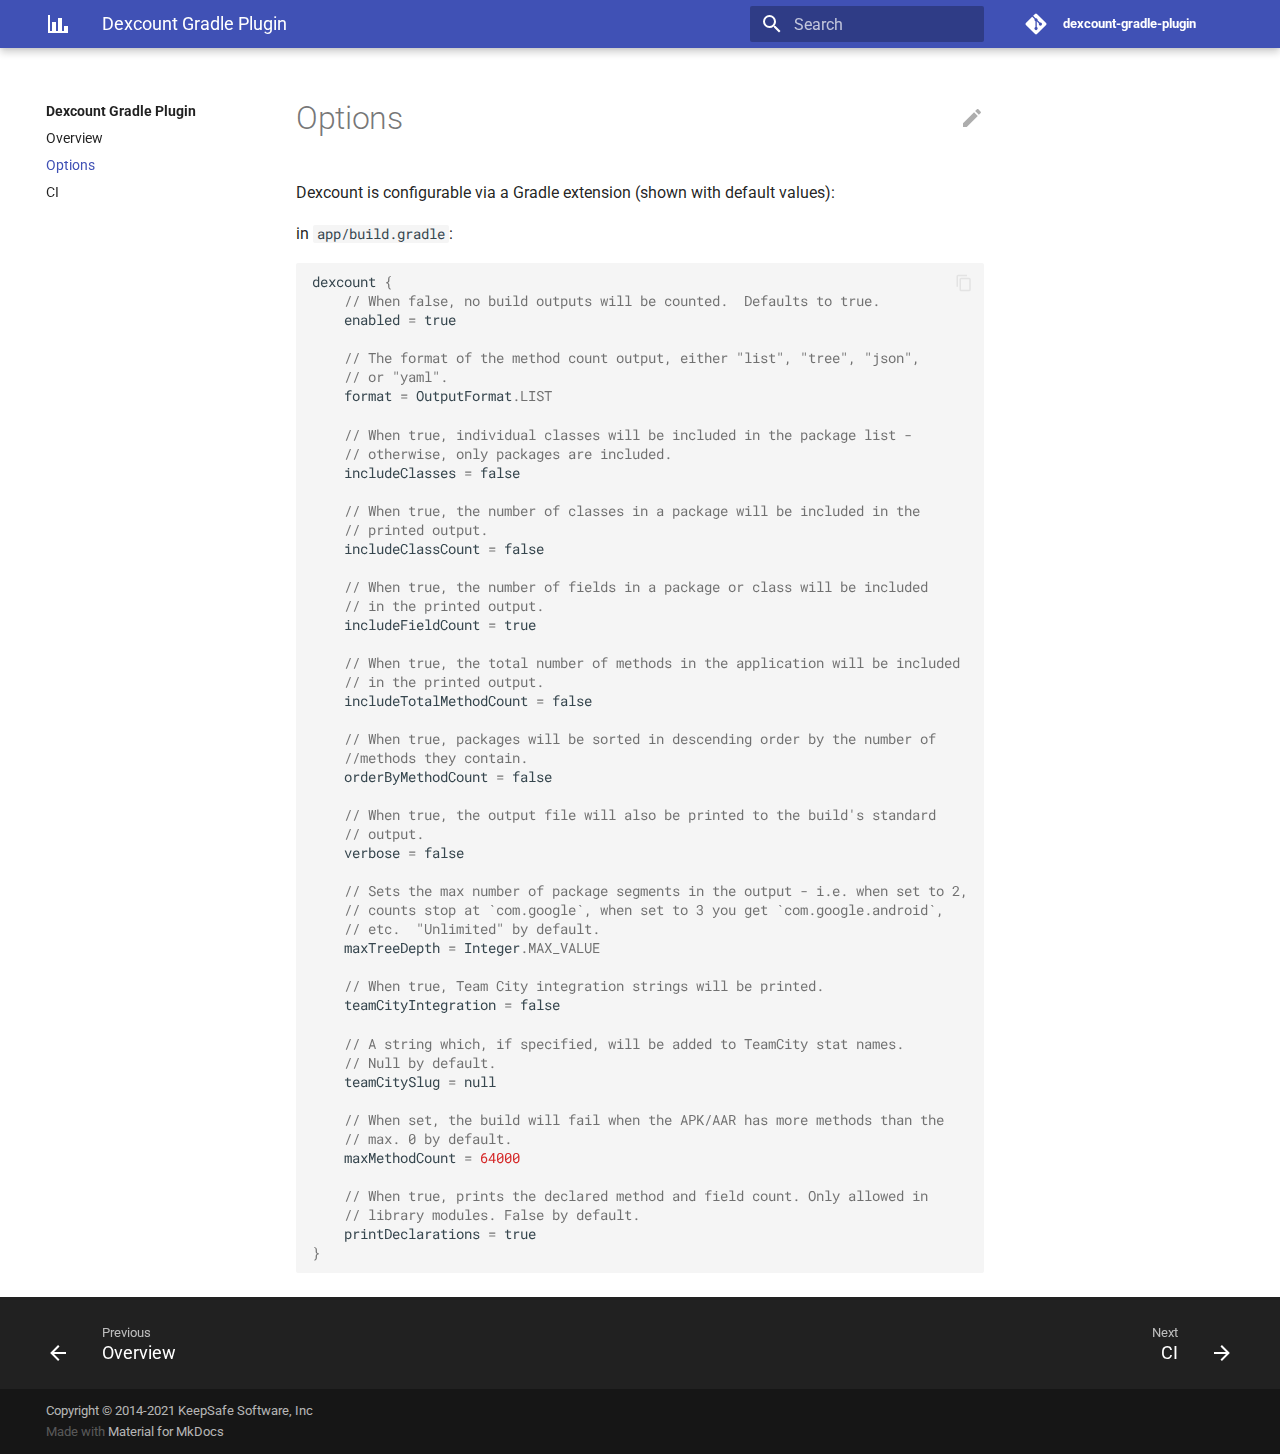
<file: config/index.html>
<!doctype html>
<html lang="en" class="no-js">
  <head>
    
      <meta charset="utf-8">
      <meta name="viewport" content="width=device-width,initial-scale=1">
      
        <meta name="description" content="A Gradle plugin to report the number of method references in your APK on every build.">
      
      
        <link rel="canonical" href="https://keepsafe.github.io/dexcount-gradle-plugin/config/">
      
      
        <meta name="author" content="Benjamin Bader">
      
      <link rel="shortcut icon" href="../images/favicon.png">
      <meta name="generator" content="mkdocs-1.1.2, mkdocs-material-6.0.2">
    
    
      
        <title>Options - Dexcount Gradle Plugin</title>
      
    
    
      <link rel="stylesheet" href="../assets/stylesheets/main.38780c08.min.css">
      
        
        <link rel="stylesheet" href="../assets/stylesheets/palette.3f72e892.min.css">
        
          
          
          <meta name="theme-color" content="#4051b5">
        
      
    
    
    
      
        
        <link href="https://fonts.gstatic.com" rel="preconnect" crossorigin>
        <link rel="stylesheet" href="https://fonts.googleapis.com/css?family=Roboto:300,400,400i,700%7CRoboto+Mono&display=fallback">
        <style>body,input{font-family:"Roboto",-apple-system,BlinkMacSystemFont,Helvetica,Arial,sans-serif}code,kbd,pre{font-family:"Roboto Mono",SFMono-Regular,Consolas,Menlo,monospace}</style>
      
    
    
    
    
      
    
    
  </head>
  
  
    
    
    
    
    
    <body dir="ltr" data-md-color-scheme="" data-md-color-primary="indigo" data-md-color-accent="lime">
      
  
    <input class="md-toggle" data-md-toggle="drawer" type="checkbox" id="__drawer" autocomplete="off">
    <input class="md-toggle" data-md-toggle="search" type="checkbox" id="__search" autocomplete="off">
    <label class="md-overlay" for="__drawer"></label>
    <div data-md-component="skip">
      
    </div>
    <div data-md-component="announce">
      
    </div>
    
      <header class="md-header" data-md-component="header">
  <nav class="md-header-nav md-grid" aria-label="Header">
    <a href="https://keepsafe.github.io/dexcount-gradle-plugin" title="Dexcount Gradle Plugin" class="md-header-nav__button md-logo" aria-label="Dexcount Gradle Plugin">
      
  
  <svg xmlns="http://www.w3.org/2000/svg" viewBox="0 0 24 24"><path d="M22 21H2V3h2v16h2v-9h4v9h2V6h4v13h2v-5h4v7z"/></svg>

    </a>
    <label class="md-header-nav__button md-icon" for="__drawer">
      <svg xmlns="http://www.w3.org/2000/svg" viewBox="0 0 24 24"><path d="M3 6h18v2H3V6m0 5h18v2H3v-2m0 5h18v2H3v-2z"/></svg>
    </label>
    <div class="md-header-nav__title" data-md-component="header-title">
      
        <div class="md-header-nav__ellipsis">
          <span class="md-header-nav__topic md-ellipsis">
            Dexcount Gradle Plugin
          </span>
          <span class="md-header-nav__topic md-ellipsis">
            
              Options
            
          </span>
        </div>
      
    </div>
    
      <label class="md-header-nav__button md-icon" for="__search">
        <svg xmlns="http://www.w3.org/2000/svg" viewBox="0 0 24 24"><path d="M9.5 3A6.5 6.5 0 0116 9.5c0 1.61-.59 3.09-1.56 4.23l.27.27h.79l5 5-1.5 1.5-5-5v-.79l-.27-.27A6.516 6.516 0 019.5 16 6.5 6.5 0 013 9.5 6.5 6.5 0 019.5 3m0 2C7 5 5 7 5 9.5S7 14 9.5 14 14 12 14 9.5 12 5 9.5 5z"/></svg>
      </label>
      
<div class="md-search" data-md-component="search" role="dialog">
  <label class="md-search__overlay" for="__search"></label>
  <div class="md-search__inner" role="search">
    <form class="md-search__form" name="search">
      <input type="text" class="md-search__input" name="query" aria-label="Search" placeholder="Search" autocapitalize="off" autocorrect="off" autocomplete="off" spellcheck="false" data-md-component="search-query" data-md-state="active">
      <label class="md-search__icon md-icon" for="__search">
        <svg xmlns="http://www.w3.org/2000/svg" viewBox="0 0 24 24"><path d="M9.5 3A6.5 6.5 0 0116 9.5c0 1.61-.59 3.09-1.56 4.23l.27.27h.79l5 5-1.5 1.5-5-5v-.79l-.27-.27A6.516 6.516 0 019.5 16 6.5 6.5 0 013 9.5 6.5 6.5 0 019.5 3m0 2C7 5 5 7 5 9.5S7 14 9.5 14 14 12 14 9.5 12 5 9.5 5z"/></svg>
        <svg xmlns="http://www.w3.org/2000/svg" viewBox="0 0 24 24"><path d="M20 11v2H8l5.5 5.5-1.42 1.42L4.16 12l7.92-7.92L13.5 5.5 8 11h12z"/></svg>
      </label>
      <button type="reset" class="md-search__icon md-icon" aria-label="Clear" data-md-component="search-reset" tabindex="-1">
        <svg xmlns="http://www.w3.org/2000/svg" viewBox="0 0 24 24"><path d="M19 6.41L17.59 5 12 10.59 6.41 5 5 6.41 10.59 12 5 17.59 6.41 19 12 13.41 17.59 19 19 17.59 13.41 12 19 6.41z"/></svg>
      </button>
    </form>
    <div class="md-search__output">
      <div class="md-search__scrollwrap" data-md-scrollfix>
        <div class="md-search-result" data-md-component="search-result">
          <div class="md-search-result__meta">
            Initializing search
          </div>
          <ol class="md-search-result__list"></ol>
        </div>
      </div>
    </div>
  </div>
</div>
    
    
      <div class="md-header-nav__source">
        
<a href="https://github.com/keepsafe/dexcount-gradle-plugin/" title="Go to repository" class="md-source">
  <div class="md-source__icon md-icon">
    
    <svg xmlns="http://www.w3.org/2000/svg" viewBox="0 0 448 512"><path d="M439.55 236.05L244 40.45a28.87 28.87 0 00-40.81 0l-40.66 40.63 51.52 51.52c27.06-9.14 52.68 16.77 43.39 43.68l49.66 49.66c34.23-11.8 61.18 31 35.47 56.69-26.49 26.49-70.21-2.87-56-37.34L240.22 199v121.85c25.3 12.54 22.26 41.85 9.08 55a34.34 34.34 0 01-48.55 0c-17.57-17.6-11.07-46.91 11.25-56v-123c-20.8-8.51-24.6-30.74-18.64-45L142.57 101 8.45 235.14a28.86 28.86 0 000 40.81l195.61 195.6a28.86 28.86 0 0040.8 0l194.69-194.69a28.86 28.86 0 000-40.81z"/></svg>
  </div>
  <div class="md-source__repository">
    dexcount-gradle-plugin
  </div>
</a>
      </div>
    
  </nav>
</header>
    
    <div class="md-container" data-md-component="container">
      
      
        
      
      <main class="md-main" data-md-component="main">
        <div class="md-main__inner md-grid">
          
            
              <div class="md-sidebar md-sidebar--primary" data-md-component="navigation">
                <div class="md-sidebar__scrollwrap">
                  <div class="md-sidebar__inner">
                    <nav class="md-nav md-nav--primary" aria-label="Navigation" data-md-level="0">
  <label class="md-nav__title" for="__drawer">
    <a href="https://keepsafe.github.io/dexcount-gradle-plugin" title="Dexcount Gradle Plugin" class="md-nav__button md-logo" aria-label="Dexcount Gradle Plugin">
      
  
  <svg xmlns="http://www.w3.org/2000/svg" viewBox="0 0 24 24"><path d="M22 21H2V3h2v16h2v-9h4v9h2V6h4v13h2v-5h4v7z"/></svg>

    </a>
    Dexcount Gradle Plugin
  </label>
  
    <div class="md-nav__source">
      
<a href="https://github.com/keepsafe/dexcount-gradle-plugin/" title="Go to repository" class="md-source">
  <div class="md-source__icon md-icon">
    
    <svg xmlns="http://www.w3.org/2000/svg" viewBox="0 0 448 512"><path d="M439.55 236.05L244 40.45a28.87 28.87 0 00-40.81 0l-40.66 40.63 51.52 51.52c27.06-9.14 52.68 16.77 43.39 43.68l49.66 49.66c34.23-11.8 61.18 31 35.47 56.69-26.49 26.49-70.21-2.87-56-37.34L240.22 199v121.85c25.3 12.54 22.26 41.85 9.08 55a34.34 34.34 0 01-48.55 0c-17.57-17.6-11.07-46.91 11.25-56v-123c-20.8-8.51-24.6-30.74-18.64-45L142.57 101 8.45 235.14a28.86 28.86 0 000 40.81l195.61 195.6a28.86 28.86 0 0040.8 0l194.69-194.69a28.86 28.86 0 000-40.81z"/></svg>
  </div>
  <div class="md-source__repository">
    dexcount-gradle-plugin
  </div>
</a>
    </div>
  
  <ul class="md-nav__list" data-md-scrollfix>
    
      
      
      


  <li class="md-nav__item">
    <a href=".." class="md-nav__link">
      Overview
    </a>
  </li>

    
      
      
      

  


  <li class="md-nav__item md-nav__item--active">
    
    <input class="md-nav__toggle md-toggle" data-md-toggle="toc" type="checkbox" id="__toc">
    
    
    <a href="./" class="md-nav__link md-nav__link--active">
      Options
    </a>
    
  </li>

    
      
      
      


  <li class="md-nav__item">
    <a href="../ci/" class="md-nav__link">
      CI
    </a>
  </li>

    
  </ul>
</nav>
                  </div>
                </div>
              </div>
            
            
          
          <div class="md-content">
            <article class="md-content__inner md-typeset">
              
                
                  <a href="https://github.com/keepsafe/dexcount-gradle-plugin/edit/master/docs/config.md" title="Edit this page" class="md-content__button md-icon">
                    <svg xmlns="http://www.w3.org/2000/svg" viewBox="0 0 24 24"><path d="M20.71 7.04c.39-.39.39-1.04 0-1.41l-2.34-2.34c-.37-.39-1.02-.39-1.41 0l-1.84 1.83 3.75 3.75M3 17.25V21h3.75L17.81 9.93l-3.75-3.75L3 17.25z"/></svg>
                  </a>
                
                
                  <h1>Options</h1>
                
                <p>Dexcount is configurable via a Gradle extension (shown with default values):</p>
<p>in <code>app/build.gradle</code>:
<div class="highlight"><pre><span></span><code><span class="n">dexcount</span> <span class="o">{</span>
    <span class="c1">// When false, no build outputs will be counted.  Defaults to true.</span>
    <span class="n">enabled</span> <span class="o">=</span> <span class="kc">true</span>

    <span class="c1">// The format of the method count output, either &quot;list&quot;, &quot;tree&quot;, &quot;json&quot;,</span>
    <span class="c1">// or &quot;yaml&quot;.</span>
    <span class="n">format</span> <span class="o">=</span> <span class="n">OutputFormat</span><span class="o">.</span><span class="na">LIST</span>

    <span class="c1">// When true, individual classes will be included in the package list -</span>
    <span class="c1">// otherwise, only packages are included.</span>
    <span class="n">includeClasses</span> <span class="o">=</span> <span class="kc">false</span>

    <span class="c1">// When true, the number of classes in a package will be included in the</span>
    <span class="c1">// printed output.</span>
    <span class="n">includeClassCount</span> <span class="o">=</span> <span class="kc">false</span>

    <span class="c1">// When true, the number of fields in a package or class will be included</span>
    <span class="c1">// in the printed output.</span>
    <span class="n">includeFieldCount</span> <span class="o">=</span> <span class="kc">true</span>

    <span class="c1">// When true, the total number of methods in the application will be included</span>
    <span class="c1">// in the printed output.</span>
    <span class="n">includeTotalMethodCount</span> <span class="o">=</span> <span class="kc">false</span>

    <span class="c1">// When true, packages will be sorted in descending order by the number of</span>
    <span class="c1">//methods they contain.</span>
    <span class="n">orderByMethodCount</span> <span class="o">=</span> <span class="kc">false</span>

    <span class="c1">// When true, the output file will also be printed to the build&#39;s standard</span>
    <span class="c1">// output.</span>
    <span class="n">verbose</span> <span class="o">=</span> <span class="kc">false</span>

    <span class="c1">// Sets the max number of package segments in the output - i.e. when set to 2,</span>
    <span class="c1">// counts stop at `com.google`, when set to 3 you get `com.google.android`,</span>
    <span class="c1">// etc.  &quot;Unlimited&quot; by default.</span>
    <span class="n">maxTreeDepth</span> <span class="o">=</span> <span class="n">Integer</span><span class="o">.</span><span class="na">MAX_VALUE</span>

    <span class="c1">// When true, Team City integration strings will be printed.</span>
    <span class="n">teamCityIntegration</span> <span class="o">=</span> <span class="kc">false</span>

    <span class="c1">// A string which, if specified, will be added to TeamCity stat names.</span>
    <span class="c1">// Null by default.</span>
    <span class="n">teamCitySlug</span> <span class="o">=</span> <span class="kc">null</span>

    <span class="c1">// When set, the build will fail when the APK/AAR has more methods than the</span>
    <span class="c1">// max. 0 by default.</span>
    <span class="n">maxMethodCount</span> <span class="o">=</span> <span class="mi">64000</span>

    <span class="c1">// When true, prints the declared method and field count. Only allowed in</span>
    <span class="c1">// library modules. False by default.</span>
    <span class="n">printDeclarations</span> <span class="o">=</span> <span class="kc">true</span>
<span class="o">}</span>
</code></pre></div></p>
                
              
              
                


              
            </article>
          </div>
        </div>
      </main>
      
        
<footer class="md-footer">
  
    <div class="md-footer-nav">
      <nav class="md-footer-nav__inner md-grid" aria-label="Footer">
        
          <a href=".." class="md-footer-nav__link md-footer-nav__link--prev" rel="prev">
            <div class="md-footer-nav__button md-icon">
              <svg xmlns="http://www.w3.org/2000/svg" viewBox="0 0 24 24"><path d="M20 11v2H8l5.5 5.5-1.42 1.42L4.16 12l7.92-7.92L13.5 5.5 8 11h12z"/></svg>
            </div>
            <div class="md-footer-nav__title">
              <div class="md-ellipsis">
                <span class="md-footer-nav__direction">
                  Previous
                </span>
                Overview
              </div>
            </div>
          </a>
        
        
          <a href="../ci/" class="md-footer-nav__link md-footer-nav__link--next" rel="next">
            <div class="md-footer-nav__title">
              <div class="md-ellipsis">
                <span class="md-footer-nav__direction">
                  Next
                </span>
                CI
              </div>
            </div>
            <div class="md-footer-nav__button md-icon">
              <svg xmlns="http://www.w3.org/2000/svg" viewBox="0 0 24 24"><path d="M4 11v2h12l-5.5 5.5 1.42 1.42L19.84 12l-7.92-7.92L10.5 5.5 16 11H4z"/></svg>
            </div>
          </a>
        
      </nav>
    </div>
  
  <div class="md-footer-meta md-typeset">
    <div class="md-footer-meta__inner md-grid">
      <div class="md-footer-copyright">
        
          <div class="md-footer-copyright__highlight">
            Copyright &copy; 2014-2021 KeepSafe Software, Inc
          </div>
        
        Made with
        <a href="https://squidfunk.github.io/mkdocs-material/" target="_blank" rel="noopener">
          Material for MkDocs
        </a>
      </div>
      
    </div>
  </div>
</footer>
      
    </div>
    
      <script src="../assets/javascripts/vendor.77e55a48.min.js"></script>
      <script src="../assets/javascripts/bundle.9554a270.min.js"></script><script id="__lang" type="application/json">{"clipboard.copy": "Copy to clipboard", "clipboard.copied": "Copied to clipboard", "search.config.lang": "en", "search.config.pipeline": "trimmer, stopWordFilter", "search.config.separator": "[\\s\\-]+", "search.result.placeholder": "Type to start searching", "search.result.none": "No matching documents", "search.result.one": "1 matching document", "search.result.other": "# matching documents", "search.result.more.one": "1 more on this page", "search.result.more.other": "# more on this page", "search.result.term.missing": "Missing"}</script>
      
      <script>
        app = initialize({
          base: "..",
          features: [],
          search: Object.assign({
            worker: "../assets/javascripts/worker/search.4ac00218.min.js"
          }, typeof search !== "undefined" && search)
        })
      </script>
      
    
  </body>
</html>
</file>
<file: assets/stylesheets/main.38780c08.min.css>
html{box-sizing:border-box;-webkit-text-size-adjust:none;-moz-text-size-adjust:none;-ms-text-size-adjust:none;text-size-adjust:none}*,*::before,*::after{box-sizing:inherit}body{margin:0}hr{box-sizing:content-box;overflow:visible}a,button,label,input{-webkit-tap-highlight-color:transparent}a{color:inherit;text-decoration:none}small{font-size:80%}sub,sup{line-height:1em}img{border-style:none}table{border-collapse:separate;border-spacing:0}td,th{font-weight:normal;vertical-align:top}button{margin:0;padding:0;font-size:inherit;background:transparent;border:0}input{border:0;outline:none}:root{--md-default-fg-color: hsla(0, 0%, 0%, 0.87);--md-default-fg-color--light: hsla(0, 0%, 0%, 0.54);--md-default-fg-color--lighter: hsla(0, 0%, 0%, 0.32);--md-default-fg-color--lightest: hsla(0, 0%, 0%, 0.07);--md-default-bg-color: hsla(0, 0%, 100%, 1);--md-default-bg-color--light: hsla(0, 0%, 100%, 0.7);--md-default-bg-color--lighter: hsla(0, 0%, 100%, 0.3);--md-default-bg-color--lightest: hsla(0, 0%, 100%, 0.12);--md-primary-fg-color: hsla(231, 48%, 48%, 1);--md-primary-fg-color--light: hsla(230, 44%, 64%, 1);--md-primary-fg-color--dark: hsla(232, 54%, 41%, 1);--md-primary-bg-color: hsla(0, 0%, 100%, 1);--md-primary-bg-color--light: hsla(0, 0%, 100%, 0.7);--md-accent-fg-color: hsla(231, 99%, 66%, 1);--md-accent-fg-color--transparent: hsla(231, 99%, 66%, 0.1);--md-accent-bg-color: hsla(0, 0%, 100%, 1);--md-accent-bg-color--light: hsla(0, 0%, 100%, 0.7)}:root>*{--md-code-fg-color: hsla(200, 18%, 26%, 1);--md-code-bg-color: hsla(0, 0%, 96%, 1);--md-code-hl-color: hsla(60, 100%, 50%, 0.5);--md-code-hl-number-color: hsla(0, 67%, 50%, 1);--md-code-hl-special-color: hsla(340, 83%, 47%, 1);--md-code-hl-function-color: hsla(291, 45%, 50%, 1);--md-code-hl-constant-color: hsla(250, 63%, 60%, 1);--md-code-hl-keyword-color: hsla(219, 54%, 51%, 1);--md-code-hl-string-color: hsla(150, 63%, 30%, 1);--md-code-hl-name-color: var(--md-code-fg-color);--md-code-hl-operator-color: var(--md-default-fg-color--light);--md-code-hl-punctuation-color: var(--md-default-fg-color--light);--md-code-hl-comment-color: var(--md-default-fg-color--light);--md-code-hl-generic-color: var(--md-default-fg-color--light);--md-code-hl-variable-color: var(--md-default-fg-color--light);--md-typeset-color: var(--md-default-fg-color);--md-typeset-a-color: var(--md-primary-fg-color);--md-typeset-mark-color: hsla(60, 100%, 50%, 0.5);--md-typeset-del-color: hsla(6, 90%, 60%, 0.15);--md-typeset-ins-color: hsla(150, 90%, 44%, 0.15);--md-typeset-kbd-color: hsla(0, 0%, 98%, 1);--md-typeset-kbd-accent-color: hsla(0, 100%, 100%, 1);--md-typeset-kbd-border-color: hsla(0, 0%, 72%, 1);--md-admonition-fg-color: var(--md-default-fg-color);--md-admonition-bg-color: var(--md-default-bg-color);--md-footer-fg-color: hsla(0, 0%, 100%, 1);--md-footer-fg-color--light: hsla(0, 0%, 100%, 0.7);--md-footer-fg-color--lighter: hsla(0, 0%, 100%, 0.3);--md-footer-bg-color: hsla(0, 0%, 0%, 0.87);--md-footer-bg-color--dark: hsla(0, 0%, 0%, 0.32)}.md-icon svg{display:block;width:1.2rem;height:1.2rem;margin:0 auto;fill:currentColor}body{-webkit-font-smoothing:antialiased;-moz-osx-font-smoothing:grayscale}body,input{color:var(--md-typeset-color);font-feature-settings:"kern","liga";font-family:-apple-system,BlinkMacSystemFont,Helvetica,Arial,sans-serif}code,pre,kbd{color:var(--md-typeset-color);font-feature-settings:"kern";font-family:SFMono-Regular,Consolas,Menlo,monospace}:root{--md-typeset-table--ascending: url('data:image/svg+xml;charset=utf-8,<svg xmlns="http://www.w3.org/2000/svg" viewBox="0 0 24 24"><path d="M11 4h2v12l5.5-5.5 1.42 1.42L12 19.84l-7.92-7.92L5.5 10.5 11 16V4z"/></svg>');--md-typeset-table--descending: url('data:image/svg+xml;charset=utf-8,<svg xmlns="http://www.w3.org/2000/svg" viewBox="0 0 24 24"><path d="M13 20h-2V8l-5.5 5.5-1.42-1.42L12 4.16l7.92 7.92-1.42 1.42L13 8v12z"/></svg>')}.md-typeset{font-size:.8rem;line-height:1.6;-webkit-print-color-adjust:exact;color-adjust:exact}@media print{.md-typeset{font-size:.68rem}}.md-typeset p,.md-typeset ul,.md-typeset ol,.md-typeset blockquote{margin:1em 0}.md-typeset h1{margin:0 0 1.25em;color:var(--md-default-fg-color--light);font-weight:300;font-size:2em;line-height:1.3;letter-spacing:-0.01em}.md-typeset h2{margin:1.6em 0 .64em;font-weight:300;font-size:1.5625em;line-height:1.4;letter-spacing:-0.01em}.md-typeset h3{margin:1.6em 0 .8em;font-weight:400;font-size:1.25em;line-height:1.5;letter-spacing:-0.01em}.md-typeset h2+h3{margin-top:.8em}.md-typeset h4{margin:1em 0;font-weight:700;letter-spacing:-0.01em}.md-typeset h5,.md-typeset h6{margin:1.25em 0;color:var(--md-default-fg-color--light);font-weight:700;font-size:.8em;letter-spacing:-0.01em}.md-typeset h5{text-transform:uppercase}.md-typeset hr{margin:1.5em 0;border-bottom:.05rem dotted var(--md-default-fg-color--lighter)}.md-typeset a{color:var(--md-typeset-a-color);word-break:break-word}.md-typeset a,.md-typeset a::before{transition:color 125ms}.md-typeset a:focus,.md-typeset a:hover{color:var(--md-accent-fg-color)}.md-typeset code,.md-typeset pre,.md-typeset kbd{color:var(--md-code-fg-color);direction:ltr}@media print{.md-typeset code,.md-typeset pre,.md-typeset kbd{white-space:pre-wrap}}.md-typeset code{padding:0 .2941176471em;font-size:.85em;word-break:break-word;background-color:var(--md-code-bg-color);border-radius:.1rem;-webkit-box-decoration-break:clone;box-decoration-break:clone}.md-typeset h1 code,.md-typeset h2 code,.md-typeset h3 code,.md-typeset h4 code,.md-typeset h5 code,.md-typeset h6 code{margin:initial;padding:initial;background-color:transparent;box-shadow:none}.md-typeset a>code{color:currentColor}.md-typeset pre{position:relative;margin:1em 0;line-height:1.4}.md-typeset pre>code{display:block;margin:0;padding:.7720588235em 1.1764705882em;overflow:auto;word-break:normal;box-shadow:none;-webkit-box-decoration-break:slice;box-decoration-break:slice;touch-action:auto;scrollbar-width:thin;scrollbar-color:var(--md-default-fg-color--lighter) transparent}.md-typeset pre>code:hover{scrollbar-color:var(--md-accent-fg-color) transparent}.md-typeset pre>code::-webkit-scrollbar{width:.2rem;height:.2rem}.md-typeset pre>code::-webkit-scrollbar-thumb{background-color:var(--md-default-fg-color--lighter)}.md-typeset pre>code::-webkit-scrollbar-thumb:hover{background-color:var(--md-accent-fg-color)}@media screen and (max-width: 44.9375em){.md-typeset>pre{margin:1em -0.8rem}.md-typeset>pre code{border-radius:0}}.md-typeset kbd{display:inline-block;padding:0 .6666666667em;color:var(--md-default-fg-color);font-size:.75em;vertical-align:text-top;word-break:break-word;background-color:var(--md-typeset-kbd-color);border-radius:.1rem;box-shadow:0 .1rem 0 .05rem var(--md-typeset-kbd-border-color),0 .1rem 0 var(--md-typeset-kbd-border-color),0 -0.1rem .2rem var(--md-typeset-kbd-accent-color) inset}.md-typeset mark{color:inherit;word-break:break-word;background-color:var(--md-typeset-mark-color);-webkit-box-decoration-break:clone;box-decoration-break:clone}.md-typeset abbr{text-decoration:none;border-bottom:.05rem dotted var(--md-default-fg-color--light);cursor:help}@media(hover: none){.md-typeset abbr{position:relative}.md-typeset abbr[title]:focus::after,.md-typeset abbr[title]:hover::after{box-shadow:0 2px 2px 0 rgba(0,0,0,.14),0 1px 5px 0 rgba(0,0,0,.12),0 3px 1px -2px rgba(0,0,0,.2);position:absolute;left:0;display:inline-block;width:auto;min-width:-webkit-max-content;min-width:-moz-max-content;min-width:max-content;max-width:80%;margin-top:2em;padding:.2rem .3rem;color:var(--md-default-bg-color);font-size:.7rem;background:var(--md-default-fg-color);border-radius:.1rem;content:attr(title)}}.md-typeset small{opacity:.75}.md-typeset sup,.md-typeset sub{margin-left:.078125em}[dir=rtl] .md-typeset sup,[dir=rtl] .md-typeset sub{margin-right:.078125em;margin-left:initial}.md-typeset blockquote{padding-left:.6rem;color:var(--md-default-fg-color--light);border-left:.2rem solid var(--md-default-fg-color--lighter)}[dir=rtl] .md-typeset blockquote{padding-right:.6rem;padding-left:initial;border-right:.2rem solid var(--md-default-fg-color--lighter);border-left:initial}.md-typeset ul{list-style-type:disc}.md-typeset ul,.md-typeset ol{margin-left:.625em;padding:0}[dir=rtl] .md-typeset ul,[dir=rtl] .md-typeset ol{margin-right:.625em;margin-left:initial}.md-typeset ul ol,.md-typeset ol ol{list-style-type:lower-alpha}.md-typeset ul ol ol,.md-typeset ol ol ol{list-style-type:lower-roman}.md-typeset ul li,.md-typeset ol li{margin-bottom:.5em;margin-left:1.25em}[dir=rtl] .md-typeset ul li,[dir=rtl] .md-typeset ol li{margin-right:1.25em;margin-left:initial}.md-typeset ul li p,.md-typeset ul li blockquote,.md-typeset ol li p,.md-typeset ol li blockquote{margin:.5em 0}.md-typeset ul li:last-child,.md-typeset ol li:last-child{margin-bottom:0}.md-typeset ul li ul,.md-typeset ul li ol,.md-typeset ol li ul,.md-typeset ol li ol{margin:.5em 0 .5em .625em}[dir=rtl] .md-typeset ul li ul,[dir=rtl] .md-typeset ul li ol,[dir=rtl] .md-typeset ol li ul,[dir=rtl] .md-typeset ol li ol{margin-right:.625em;margin-left:initial}.md-typeset dd{margin:1em 0 1.5em 1.875em}[dir=rtl] .md-typeset dd{margin-right:1.875em;margin-left:initial}.md-typeset img,.md-typeset svg{max-width:100%;height:auto}.md-typeset img[align=left],.md-typeset svg[align=left]{margin:1em;margin-left:0}.md-typeset img[align=right],.md-typeset svg[align=right]{margin:1em;margin-right:0}.md-typeset img[align]:only-child,.md-typeset svg[align]:only-child{margin-top:0}.md-typeset figure{width:-webkit-fit-content;width:-moz-fit-content;width:fit-content;max-width:100%;margin:0 auto;text-align:center}.md-typeset figcaption{max-width:24rem;margin:.5em auto 2em;font-style:italic}.md-typeset iframe{max-width:100%}.md-typeset table:not([class]){display:inline-block;max-width:100%;overflow:auto;font-size:.64rem;background:var(--md-default-bg-color);border-radius:.1rem;box-shadow:0 .2rem .5rem rgba(0,0,0,.05),0 0 .05rem rgba(0,0,0,.1);touch-action:auto}@media print{.md-typeset table:not([class]){display:table}}.md-typeset table:not([class])+*{margin-top:1.5em}.md-typeset table:not([class]) th>*:first-child,.md-typeset table:not([class]) td>*:first-child{margin-top:0}.md-typeset table:not([class]) th>*:last-child,.md-typeset table:not([class]) td>*:last-child{margin-bottom:0}.md-typeset table:not([class]) th:not([align]),.md-typeset table:not([class]) td:not([align]){text-align:left}[dir=rtl] .md-typeset table:not([class]) th:not([align]),[dir=rtl] .md-typeset table:not([class]) td:not([align]){text-align:right}.md-typeset table:not([class]) th{min-width:5rem;padding:.9375em 1.25em;color:var(--md-default-bg-color);vertical-align:top;background-color:var(--md-default-fg-color--light)}.md-typeset table:not([class]) th a{color:inherit}.md-typeset table:not([class]) td{padding:.9375em 1.25em;vertical-align:top;border-top:.05rem solid var(--md-default-fg-color--lightest)}.md-typeset table:not([class]) tr{transition:background-color 125ms}.md-typeset table:not([class]) tr:hover{background-color:rgba(0,0,0,.035);box-shadow:0 .05rem 0 var(--md-default-bg-color) inset}.md-typeset table:not([class]) tr:first-child td{border-top:0}.md-typeset table:not([class]) a{word-break:normal}.md-typeset table th[role=columnheader]{cursor:pointer}.md-typeset table th[role=columnheader]::after{display:inline-block;width:1.2em;height:1.2em;margin-left:.5em;vertical-align:sub;-webkit-mask-repeat:no-repeat;mask-repeat:no-repeat;content:" "}.md-typeset table th[role=columnheader][aria-sort=ascending]::after{background-color:currentColor;-webkit-mask-image:var(--md-typeset-table--ascending);mask-image:var(--md-typeset-table--ascending)}.md-typeset table th[role=columnheader][aria-sort=descending]::after{background-color:currentColor;-webkit-mask-image:var(--md-typeset-table--descending);mask-image:var(--md-typeset-table--descending)}.md-typeset__scrollwrap{margin:1em -0.8rem;overflow-x:auto;touch-action:auto}.md-typeset__table{display:inline-block;margin-bottom:.5em;padding:0 .8rem}@media print{.md-typeset__table{display:block}}html .md-typeset__table table{display:table;width:100%;margin:0;overflow:hidden}html{height:100%;overflow-x:hidden;font-size:125%}@media screen and (min-width: 100em){html{font-size:137.5%}}@media screen and (min-width: 125em){html{font-size:150%}}body{position:relative;display:flex;flex-direction:column;width:100%;min-height:100%;font-size:.5rem;background-color:var(--md-default-bg-color)}@media screen and (max-width: 59.9375em){body[data-md-state=lock]{position:fixed}}@media print{body{display:block}}hr{display:block;height:.05rem;padding:0;border:0}.md-grid{max-width:61rem;margin-right:auto;margin-left:auto}.md-container{display:flex;flex-direction:column;flex-grow:1}@media print{.md-container{display:block}}.md-main{flex-grow:1}.md-main__inner{display:flex;height:100%;margin-top:1.5rem}.md-ellipsis{display:block;overflow:hidden;white-space:nowrap;text-overflow:ellipsis}.md-toggle{display:none}.md-overlay{position:fixed;top:0;z-index:3;width:0;height:0;background-color:rgba(0,0,0,.54);opacity:0;transition:width 0ms 250ms,height 0ms 250ms,opacity 250ms}@media screen and (max-width: 76.1875em){[data-md-toggle=drawer]:checked~.md-overlay{width:100%;height:100%;opacity:1;transition:width 0ms,height 0ms,opacity 250ms}}.md-skip{position:fixed;z-index:-1;margin:.5rem;padding:.3rem .5rem;color:var(--md-default-bg-color);font-size:.64rem;background-color:var(--md-default-fg-color);border-radius:.1rem;transform:translateY(0.4rem);opacity:0}.md-skip:focus{z-index:10;transform:translateY(0);opacity:1;transition:transform 250ms cubic-bezier(0.4, 0, 0.2, 1),opacity 175ms 75ms}@page{margin:25mm}.md-announce{overflow:auto;background-color:var(--md-footer-bg-color)}.md-announce__inner{margin:.6rem auto;padding:0 .8rem;color:var(--md-footer-fg-color);font-size:.7rem}@media print{.md-announce{display:none}}.md-typeset .md-button{display:inline-block;padding:.625em 2em;color:var(--md-primary-fg-color);font-weight:700;border:.1rem solid currentColor;border-radius:.1rem;transition:color 125ms,background-color 125ms,border-color 125ms}.md-typeset .md-button--primary{color:var(--md-primary-bg-color);background-color:var(--md-primary-fg-color);border-color:var(--md-primary-fg-color)}.md-typeset .md-button:focus,.md-typeset .md-button:hover{color:var(--md-accent-bg-color);background-color:var(--md-accent-fg-color);border-color:var(--md-accent-fg-color)}:root{--md-clipboard-icon: url('data:image/svg+xml;charset=utf-8,<svg xmlns="http://www.w3.org/2000/svg" viewBox="0 0 24 24"><path d="M19 21H8V7h11m0-2H8a2 2 0 00-2 2v14a2 2 0 002 2h11a2 2 0 002-2V7a2 2 0 00-2-2m-3-4H4a2 2 0 00-2 2v14h2V3h12V1z"/></svg>')}.md-clipboard{position:absolute;top:.5em;right:.5em;z-index:1;width:1.5em;height:1.5em;color:var(--md-default-fg-color--lightest);border-radius:.1rem;cursor:pointer;transition:color 125ms}@media print{.md-clipboard{display:none}}.md-clipboard::after{display:block;width:1.125em;height:1.125em;margin:0 auto;background-color:currentColor;-webkit-mask-image:var(--md-clipboard-icon);mask-image:var(--md-clipboard-icon);-webkit-mask-repeat:no-repeat;mask-repeat:no-repeat;content:""}pre:hover .md-clipboard{color:var(--md-default-fg-color--light)}pre .md-clipboard:focus,pre .md-clipboard:hover{color:var(--md-accent-fg-color)}.md-content{flex:1;max-width:100%}@media screen and (min-width: 60em)and (max-width: 76.1875em){.md-content{max-width:calc(100% - 12.1rem)}}@media screen and (min-width: 76.25em){.md-content{max-width:calc(100% - 12.1rem * 2)}}.md-content__inner{margin:0 .8rem 1.2rem;padding-top:.6rem}@media screen and (min-width: 76.25em){.md-content__inner{margin-right:1.2rem;margin-left:1.2rem}}.md-content__inner::before{display:block;height:.4rem;content:""}.md-content__inner>:last-child{margin-bottom:0}.md-content__button{float:right;margin:.4rem 0;margin-left:.4rem;padding:0}[dir=rtl] .md-content__button{float:left;margin-right:.4rem;margin-left:initial}[dir=rtl] .md-content__button svg{transform:scaleX(-1)}.md-typeset .md-content__button{color:var(--md-default-fg-color--lighter)}.md-content__button svg{display:inline;vertical-align:top}@media print{.md-content__button{display:none}}.md-dialog{box-shadow:0 2px 2px 0 rgba(0,0,0,.14),0 1px 5px 0 rgba(0,0,0,.12),0 3px 1px -2px rgba(0,0,0,.2);position:fixed;right:.8rem;bottom:.8rem;left:initial;z-index:2;display:block;min-width:11.1rem;padding:.4rem .6rem;color:var(--md-default-bg-color);font-size:.7rem;background:var(--md-default-fg-color);border:none;border-radius:.1rem;transform:translateY(100%);opacity:0;transition:transform 0ms 400ms,opacity 400ms}[dir=rtl] .md-dialog{right:initial;left:.8rem}.md-dialog[data-md-state=open]{transform:translateY(0);opacity:1;transition:transform 400ms cubic-bezier(0.075, 0.85, 0.175, 1),opacity 400ms}@media print{.md-dialog{display:none}}.md-header{position:-webkit-sticky;position:sticky;top:0;right:0;left:0;z-index:2;height:2.4rem;color:var(--md-primary-bg-color);background-color:var(--md-primary-fg-color);box-shadow:0 0 .2rem rgba(0,0,0,0),0 .2rem .4rem rgba(0,0,0,0);transition:color 250ms,background-color 250ms}.no-js .md-header{box-shadow:none;transition:none}.md-header[data-md-state=shadow]{box-shadow:0 0 .2rem rgba(0,0,0,.1),0 .2rem .4rem rgba(0,0,0,.2);transition:color 250ms,background-color 250ms,box-shadow 250ms}@media print{.md-header{display:none}}.md-header-nav{display:flex;padding:0 .2rem}.md-header-nav__button{position:relative;z-index:1;display:block;margin:.2rem;padding:.4rem;cursor:pointer;transition:opacity 250ms}[dir=rtl] .md-header-nav__button svg{transform:scaleX(-1)}.md-header-nav__button:focus,.md-header-nav__button:hover{opacity:.7}.md-header-nav__button.md-logo{margin:.2rem;padding:.4rem}.md-header-nav__button.md-logo img,.md-header-nav__button.md-logo svg{display:block;width:1.2rem;height:1.2rem;fill:currentColor}.no-js .md-header-nav__button[for=__search]{display:none}@media screen and (min-width: 60em){.md-header-nav__button[for=__search]{display:none}}@media screen and (max-width: 76.1875em){.md-header-nav__button.md-logo{display:none}}@media screen and (min-width: 76.25em){.md-header-nav__button[for=__drawer]{display:none}}.md-header-nav__topic{position:absolute;width:100%;transition:transform 400ms cubic-bezier(0.1, 0.7, 0.1, 1),opacity 150ms}.md-header-nav__topic+.md-header-nav__topic{z-index:-1;transform:translateX(1.25rem);opacity:0;transition:transform 400ms cubic-bezier(1, 0.7, 0.1, 0.1),opacity 150ms;pointer-events:none}[dir=rtl] .md-header-nav__topic+.md-header-nav__topic{transform:translateX(-1.25rem)}.no-js .md-header-nav__topic{position:initial}.no-js .md-header-nav__topic+.md-header-nav__topic{display:none}.md-header-nav__title{flex-grow:1;padding:0 1rem;font-size:.9rem;line-height:2.4rem}.md-header-nav__title[data-md-state=active] .md-header-nav__topic{z-index:-1;transform:translateX(-1.25rem);opacity:0;transition:transform 400ms cubic-bezier(1, 0.7, 0.1, 0.1),opacity 150ms;pointer-events:none}[dir=rtl] .md-header-nav__title[data-md-state=active] .md-header-nav__topic{transform:translateX(1.25rem)}.md-header-nav__title[data-md-state=active] .md-header-nav__topic+.md-header-nav__topic{z-index:0;transform:translateX(0);opacity:1;transition:transform 400ms cubic-bezier(0.1, 0.7, 0.1, 1),opacity 150ms;pointer-events:initial}.md-header-nav__title>.md-header-nav__ellipsis{position:relative;width:100%;height:100%}.md-header-nav__source{display:none}@media screen and (min-width: 60em){.md-header-nav__source{display:block;width:11.7rem;max-width:11.7rem;margin-left:1rem}[dir=rtl] .md-header-nav__source{margin-right:1rem;margin-left:initial}}@media screen and (min-width: 76.25em){.md-header-nav__source{margin-left:1.4rem}[dir=rtl] .md-header-nav__source{margin-right:1.4rem}}.md-footer{color:var(--md-footer-fg-color);background-color:var(--md-footer-bg-color)}@media print{.md-footer{display:none}}.md-footer-nav__inner{padding:.2rem;overflow:auto}.md-footer-nav__link{display:flex;padding-top:1.4rem;padding-bottom:.4rem;transition:opacity 250ms}@media screen and (min-width: 45em){.md-footer-nav__link{width:50%}}.md-footer-nav__link:focus,.md-footer-nav__link:hover{opacity:.7}.md-footer-nav__link--prev{float:left}[dir=rtl] .md-footer-nav__link--prev{float:right}[dir=rtl] .md-footer-nav__link--prev svg{transform:scaleX(-1)}@media screen and (max-width: 44.9375em){.md-footer-nav__link--prev{width:25%}.md-footer-nav__link--prev .md-footer-nav__title{display:none}}.md-footer-nav__link--next{float:right;text-align:right}[dir=rtl] .md-footer-nav__link--next{float:left;text-align:left}[dir=rtl] .md-footer-nav__link--next svg{transform:scaleX(-1)}@media screen and (max-width: 44.9375em){.md-footer-nav__link--next{width:75%}}.md-footer-nav__title{position:relative;flex-grow:1;max-width:calc(100% - 2.4rem);padding:0 1rem;font-size:.9rem;line-height:2.4rem}.md-footer-nav__button{margin:.2rem;padding:.4rem}.md-footer-nav__direction{position:absolute;right:0;left:0;margin-top:-1rem;padding:0 1rem;font-size:.64rem;opacity:.7}.md-footer-meta{background-color:var(--md-footer-bg-color--dark)}.md-footer-meta__inner{display:flex;flex-wrap:wrap;justify-content:space-between;padding:.2rem}html .md-footer-meta.md-typeset a{color:var(--md-footer-fg-color--light)}html .md-footer-meta.md-typeset a:focus,html .md-footer-meta.md-typeset a:hover{color:var(--md-footer-fg-color)}.md-footer-copyright{width:100%;margin:auto .6rem;padding:.4rem 0;color:var(--md-footer-fg-color--lighter);font-size:.64rem}@media screen and (min-width: 45em){.md-footer-copyright{width:auto}}.md-footer-copyright__highlight{color:var(--md-footer-fg-color--light)}.md-footer-social{margin:0 .4rem;padding:.2rem 0 .6rem}@media screen and (min-width: 45em){.md-footer-social{padding:.6rem 0}}.md-footer-social__link{display:inline-block;width:1.6rem;height:1.6rem;text-align:center}.md-footer-social__link::before{line-height:1.9}.md-footer-social__link svg{max-height:.8rem;vertical-align:-25%;fill:currentColor}:root{--md-nav-icon--prev: url('data:image/svg+xml;charset=utf-8,<svg xmlns="http://www.w3.org/2000/svg" viewBox="0 0 24 24"><path d="M20 11v2H8l5.5 5.5-1.42 1.42L4.16 12l7.92-7.92L13.5 5.5 8 11h12z"/></svg>');--md-nav-icon--next: url('data:image/svg+xml;charset=utf-8,<svg xmlns="http://www.w3.org/2000/svg" viewBox="0 0 24 24"><path d="M8.59 16.58L13.17 12 8.59 7.41 10 6l6 6-6 6-1.41-1.42z"/></svg>');--md-toc-icon: url('data:image/svg+xml;charset=utf-8,<svg xmlns="http://www.w3.org/2000/svg" viewBox="0 0 24 24"><path d="M3 9h14V7H3v2m0 4h14v-2H3v2m0 4h14v-2H3v2m16 0h2v-2h-2v2m0-10v2h2V7h-2m0 6h2v-2h-2v2z"/></svg>')}.md-nav{font-size:.7rem;line-height:1.3}.md-nav__title{display:block;padding:0 .6rem;overflow:hidden;font-weight:700;text-overflow:ellipsis}.md-nav__title .md-nav__button{display:none}.md-nav__title .md-nav__button img{width:100%;height:auto}.md-nav__title .md-nav__button.md-logo img,.md-nav__title .md-nav__button.md-logo svg{display:block;width:2.4rem;height:2.4rem}.md-nav__title .md-nav__button.md-logo svg{fill:currentColor}.md-nav__list{margin:0;padding:0;list-style:none}.md-nav__item{padding:0 .6rem}.md-nav__item:last-child{padding-bottom:.6rem}.md-nav__item .md-nav__item{padding-right:0}[dir=rtl] .md-nav__item .md-nav__item{padding-right:.6rem;padding-left:0}.md-nav__item .md-nav__item:last-child{padding-bottom:0}.md-nav__link{display:block;margin-top:.625em;overflow:hidden;text-overflow:ellipsis;cursor:pointer;transition:color 125ms;scroll-snap-align:start}html .md-nav__link[for=__toc]{display:none}html .md-nav__link[for=__toc]~.md-nav{display:none}.md-nav__link[data-md-state=blur]{color:var(--md-default-fg-color--light)}.md-nav__item .md-nav__link--active{color:var(--md-typeset-a-color)}.md-nav__item--nested>.md-nav__link{color:inherit}.md-nav__link:focus,.md-nav__link:hover{color:var(--md-accent-fg-color)}.md-nav__source{display:none}@media screen and (max-width: 76.1875em){.md-nav{background-color:var(--md-default-bg-color)}.md-nav--primary,.md-nav--primary .md-nav{position:absolute;top:0;right:0;left:0;z-index:1;display:flex;flex-direction:column;height:100%}.md-nav--primary .md-nav__title,.md-nav--primary .md-nav__item{font-size:.8rem;line-height:1.5}.md-nav--primary .md-nav__title{position:relative;height:5.6rem;padding:3rem .8rem .2rem;color:var(--md-default-fg-color--light);font-weight:400;line-height:2.4rem;white-space:nowrap;background-color:var(--md-default-fg-color--lightest);cursor:pointer}.md-nav--primary .md-nav__title .md-nav__icon{position:absolute;top:.4rem;left:.4rem;display:block;width:1.2rem;height:1.2rem;margin:.2rem}.md-nav--primary .md-nav__title .md-nav__icon::after{display:block;width:100%;height:100%;background-color:currentColor;-webkit-mask-image:var(--md-nav-icon--prev);mask-image:var(--md-nav-icon--prev);-webkit-mask-repeat:no-repeat;mask-repeat:no-repeat;content:""}[dir=rtl] .md-nav--primary .md-nav__title .md-nav__icon{right:.4rem;left:initial}.md-nav--primary .md-nav__title~.md-nav__list{overflow-y:auto;background-color:var(--md-default-bg-color);box-shadow:0 .05rem 0 var(--md-default-fg-color--lightest) inset;-webkit-scroll-snap-type:y mandatory;-ms-scroll-snap-type:y mandatory;scroll-snap-type:y mandatory;touch-action:pan-y}.md-nav--primary .md-nav__title~.md-nav__list>.md-nav__item:first-child{border-top:0}.md-nav--primary .md-nav__title[for=__drawer]{position:relative;color:var(--md-primary-bg-color);background-color:var(--md-primary-fg-color)}.md-nav--primary .md-nav__title[for=__drawer] .md-nav__button{position:absolute;top:.2rem;left:.2rem;display:block;margin:.2rem;padding:.4rem;font-size:2.4rem}html [dir=rtl] .md-nav--primary .md-nav__title[for=__drawer] .md-nav__button{right:.2rem;left:initial}.md-nav--primary .md-nav__list{flex:1}.md-nav--primary .md-nav__item{padding:0;border-top:.05rem solid var(--md-default-fg-color--lightest)}[dir=rtl] .md-nav--primary .md-nav__item{padding:0}.md-nav--primary .md-nav__item--nested>.md-nav__link{padding-right:2.4rem}[dir=rtl] .md-nav--primary .md-nav__item--nested>.md-nav__link{padding-right:.8rem;padding-left:2.4rem}.md-nav--primary .md-nav__item--active>.md-nav__link{color:var(--md-typeset-a-color)}.md-nav--primary .md-nav__item--active>.md-nav__link:focus,.md-nav--primary .md-nav__item--active>.md-nav__link:hover{color:var(--md-accent-fg-color)}.md-nav--primary .md-nav__link{position:relative;margin-top:0;padding:.6rem .8rem}.md-nav--primary .md-nav__link .md-nav__icon{position:absolute;top:50%;right:.6rem;width:1.2rem;height:1.2rem;margin-top:-0.6rem;color:inherit;font-size:1.2rem}.md-nav--primary .md-nav__link .md-nav__icon::after{display:block;width:100%;height:100%;background-color:currentColor;-webkit-mask-image:var(--md-nav-icon--next);mask-image:var(--md-nav-icon--next);-webkit-mask-repeat:no-repeat;mask-repeat:no-repeat;content:""}[dir=rtl] .md-nav--primary .md-nav__link .md-nav__icon{right:initial;left:.6rem}[dir=rtl] .md-nav--primary .md-nav__icon::after{transform:scale(-1)}.md-nav--primary .md-nav--secondary .md-nav__link{position:static}.md-nav--primary .md-nav--secondary .md-nav{position:static;background-color:transparent}.md-nav--primary .md-nav--secondary .md-nav .md-nav__link{padding-left:1.4rem}[dir=rtl] .md-nav--primary .md-nav--secondary .md-nav .md-nav__link{padding-right:1.4rem;padding-left:initial}.md-nav--primary .md-nav--secondary .md-nav .md-nav .md-nav__link{padding-left:2rem}[dir=rtl] .md-nav--primary .md-nav--secondary .md-nav .md-nav .md-nav__link{padding-right:2rem;padding-left:initial}.md-nav--primary .md-nav--secondary .md-nav .md-nav .md-nav .md-nav__link{padding-left:2.6rem}[dir=rtl] .md-nav--primary .md-nav--secondary .md-nav .md-nav .md-nav .md-nav__link{padding-right:2.6rem;padding-left:initial}.md-nav--primary .md-nav--secondary .md-nav .md-nav .md-nav .md-nav .md-nav__link{padding-left:3.2rem}[dir=rtl] .md-nav--primary .md-nav--secondary .md-nav .md-nav .md-nav .md-nav .md-nav__link{padding-right:3.2rem;padding-left:initial}.md-nav__toggle~.md-nav{display:flex;transform:translateX(100%);opacity:0;transition:transform 250ms cubic-bezier(0.8, 0, 0.6, 1),opacity 125ms 50ms}[dir=rtl] .md-nav__toggle~.md-nav{transform:translateX(-100%)}.md-nav__toggle:checked~.md-nav{transform:translateX(0);opacity:1;transition:transform 250ms cubic-bezier(0.4, 0, 0.2, 1),opacity 125ms 125ms}.md-nav__toggle:checked~.md-nav>.md-nav__list{-webkit-backface-visibility:hidden;backface-visibility:hidden}}@media screen and (max-width: 59.9375em){html .md-nav__link[for=__toc]{display:block;padding-right:2.4rem}html .md-nav__link[for=__toc]+.md-nav__link{display:none}html .md-nav__link[for=__toc] .md-icon::after{display:block;width:100%;height:100%;-webkit-mask-image:var(--md-toc-icon);mask-image:var(--md-toc-icon);background-color:currentColor;content:""}html .md-nav__link[for=__toc]~.md-nav{display:flex}html [dir=rtl] .md-nav__link{padding-right:.8rem;padding-left:2.4rem}.md-nav__source{display:block;padding:0 .2rem;color:var(--md-primary-bg-color);background-color:var(--md-primary-fg-color--dark)}}@media screen and (min-width: 60em){.md-nav--secondary .md-nav__title[for=__toc]{scroll-snap-align:start}.md-nav--secondary .md-nav__title .md-nav__icon{display:none}}@media screen and (min-width: 76.25em){.md-nav{transition:max-height 250ms cubic-bezier(0.86, 0, 0.07, 1)}.md-nav--primary .md-nav__title[for=__drawer]{scroll-snap-align:start}.md-nav--primary .md-nav__title .md-nav__icon{display:none}.md-nav__toggle~.md-nav{display:none}.md-nav__toggle:checked~.md-nav{display:block}.md-nav__item--nested>.md-nav>.md-nav__title{display:none}.md-nav__icon{float:right;width:.9rem;height:.9rem;transition:transform 250ms}[dir=rtl] .md-nav__icon{float:left;transform:rotate(180deg)}.md-nav__icon::after{display:inline-block;width:100%;height:100%;vertical-align:-0.1rem;background-color:currentColor;-webkit-mask-image:var(--md-nav-icon--next);mask-image:var(--md-nav-icon--next);-webkit-mask-repeat:no-repeat;mask-repeat:no-repeat;content:""}.md-nav__item--nested .md-nav__toggle:checked~.md-nav__link .md-nav__icon{transform:rotate(90deg)}}:root{--md-search-result-icon: url('data:image/svg+xml;charset=utf-8,<svg xmlns="http://www.w3.org/2000/svg" viewBox="0 0 24 24"><path d="M14 2H6a2 2 0 00-2 2v16a2 2 0 002 2h7c-.41-.25-.8-.56-1.14-.9-.33-.33-.61-.7-.86-1.1H6V4h7v5h5v1.18c.71.16 1.39.43 2 .82V8l-6-6m6.31 16.9c1.33-2.11.69-4.9-1.4-6.22-2.11-1.33-4.91-.68-6.22 1.4-1.34 2.11-.69 4.89 1.4 6.22 1.46.93 3.32.93 4.79.02L22 23.39 23.39 22l-3.08-3.1m-3.81.1a2.5 2.5 0 01-2.5-2.5 2.5 2.5 0 012.5-2.5 2.5 2.5 0 012.5 2.5 2.5 2.5 0 01-2.5 2.5z"/></svg>')}.md-search{position:relative}.no-js .md-search{display:none}@media screen and (min-width: 60em){.md-search{padding:.2rem 0}}.md-search__overlay{z-index:1;opacity:0}@media screen and (max-width: 59.9375em){.md-search__overlay{position:absolute;top:.2rem;left:-2.2rem;width:2rem;height:2rem;overflow:hidden;background-color:var(--md-default-bg-color);border-radius:1rem;transform-origin:center;transition:transform 300ms 100ms,opacity 200ms 200ms;pointer-events:none}[dir=rtl] .md-search__overlay{right:-2.2rem;left:initial}[data-md-toggle=search]:checked~.md-header .md-search__overlay{opacity:1;transition:transform 400ms,opacity 100ms}}@media screen and (max-width: 29.9375em){[data-md-toggle=search]:checked~.md-header .md-search__overlay{transform:scale(45)}}@media screen and (min-width: 30em)and (max-width: 44.9375em){[data-md-toggle=search]:checked~.md-header .md-search__overlay{transform:scale(60)}}@media screen and (min-width: 45em)and (max-width: 59.9375em){[data-md-toggle=search]:checked~.md-header .md-search__overlay{transform:scale(75)}}@media screen and (min-width: 60em){.md-search__overlay{position:fixed;top:0;left:0;width:0;height:0;background-color:rgba(0,0,0,.54);cursor:pointer;transition:width 0ms 250ms,height 0ms 250ms,opacity 250ms}[dir=rtl] .md-search__overlay{right:0;left:initial}[data-md-toggle=search]:checked~.md-header .md-search__overlay{width:100%;height:100%;opacity:1;transition:width 0ms,height 0ms,opacity 250ms}}.md-search__inner{-webkit-backface-visibility:hidden;backface-visibility:hidden}@media screen and (max-width: 59.9375em){.md-search__inner{position:fixed;top:0;left:100%;z-index:2;width:100%;height:100%;transform:translateX(5%);opacity:0;transition:right 0ms 300ms,left 0ms 300ms,transform 150ms 150ms cubic-bezier(0.4, 0, 0.2, 1),opacity 150ms 150ms}[data-md-toggle=search]:checked~.md-header .md-search__inner{left:0;transform:translateX(0);opacity:1;transition:right 0ms 0ms,left 0ms 0ms,transform 150ms 150ms cubic-bezier(0.1, 0.7, 0.1, 1),opacity 150ms 150ms}[dir=rtl] [data-md-toggle=search]:checked~.md-header .md-search__inner{right:0;left:initial}html [dir=rtl] .md-search__inner{right:100%;left:initial;transform:translateX(-5%)}}@media screen and (min-width: 60em){.md-search__inner{position:relative;float:right;width:11.7rem;padding:.1rem 0;transition:width 250ms cubic-bezier(0.1, 0.7, 0.1, 1)}[dir=rtl] .md-search__inner{float:left}}@media screen and (min-width: 60em)and (max-width: 76.1875em){[data-md-toggle=search]:checked~.md-header .md-search__inner{width:23.4rem}}@media screen and (min-width: 76.25em){[data-md-toggle=search]:checked~.md-header .md-search__inner{width:34.4rem}}.md-search__form{position:relative}@media screen and (min-width: 60em){.md-search__form{border-radius:.1rem}}.md-search__input{position:relative;z-index:2;padding:0 2.2rem 0 3.6rem;text-overflow:ellipsis;background-color:var(--md-default-bg-color);transition:color 250ms,background-color 250ms}[dir=rtl] .md-search__input{padding:0 3.6rem 0 2.2rem}.md-search__input::-webkit-input-placeholder{-webkit-transition:color 250ms;transition:color 250ms}.md-search__input::-moz-placeholder{-moz-transition:color 250ms;transition:color 250ms}.md-search__input::-ms-input-placeholder{-ms-transition:color 250ms;transition:color 250ms}.md-search__input::placeholder{transition:color 250ms}.md-search__input::-webkit-input-placeholder{color:var(--md-default-fg-color--light)}.md-search__input::-moz-placeholder{color:var(--md-default-fg-color--light)}.md-search__input::-ms-input-placeholder{color:var(--md-default-fg-color--light)}.md-search__input~.md-search__icon,.md-search__input::placeholder{color:var(--md-default-fg-color--light)}.md-search__input::-ms-clear{display:none}@media screen and (max-width: 59.9375em){.md-search__input{width:100%;height:2.4rem;font-size:.9rem}}@media screen and (min-width: 60em){.md-search__input{width:100%;height:1.8rem;padding-left:2.2rem;color:inherit;font-size:.8rem;background-color:rgba(0,0,0,.26);border-radius:.1rem}[dir=rtl] .md-search__input{padding-right:2.2rem}.md-search__input+.md-search__icon{color:var(--md-primary-bg-color)}.md-search__input::-webkit-input-placeholder{color:var(--md-primary-bg-color--light)}.md-search__input::-moz-placeholder{color:var(--md-primary-bg-color--light)}.md-search__input::-ms-input-placeholder{color:var(--md-primary-bg-color--light)}.md-search__input::placeholder{color:var(--md-primary-bg-color--light)}.md-search__input:hover{background-color:rgba(255,255,255,.12)}[data-md-toggle=search]:checked~.md-header .md-search__input{color:var(--md-default-fg-color);text-overflow:clip;background-color:var(--md-default-bg-color);border-radius:.1rem .1rem 0 0}[data-md-toggle=search]:checked~.md-header .md-search__input::-webkit-input-placeholder{color:var(--md-default-fg-color--light)}[data-md-toggle=search]:checked~.md-header .md-search__input::-moz-placeholder{color:var(--md-default-fg-color--light)}[data-md-toggle=search]:checked~.md-header .md-search__input::-ms-input-placeholder{color:var(--md-default-fg-color--light)}[data-md-toggle=search]:checked~.md-header .md-search__input+.md-search__icon,[data-md-toggle=search]:checked~.md-header .md-search__input::placeholder{color:var(--md-default-fg-color--light)}}.md-search__icon{position:absolute;z-index:2;width:1.2rem;height:1.2rem;cursor:pointer;transition:color 250ms,opacity 250ms}.md-search__icon:hover{opacity:.7}.md-search__icon[for=__search]{top:.3rem;left:.5rem}[dir=rtl] .md-search__icon[for=__search]{right:.5rem;left:initial}[dir=rtl] .md-search__icon[for=__search] svg{transform:scaleX(-1)}@media screen and (max-width: 59.9375em){.md-search__icon[for=__search]{top:.6rem;left:.8rem}[dir=rtl] .md-search__icon[for=__search]{right:.8rem;left:initial}.md-search__icon[for=__search] svg:first-child{display:none}}@media screen and (min-width: 60em){.md-search__icon[for=__search]{pointer-events:none}.md-search__icon[for=__search] svg:last-child{display:none}}.md-search__icon[type=reset]{top:.3rem;right:.5rem;transform:scale(0.75);opacity:0;transition:transform 150ms cubic-bezier(0.1, 0.7, 0.1, 1),opacity 150ms;pointer-events:none}[dir=rtl] .md-search__icon[type=reset]{right:initial;left:.5rem}@media screen and (max-width: 59.9375em){.md-search__icon[type=reset]{top:.6rem;right:.8rem}[dir=rtl] .md-search__icon[type=reset]{right:initial;left:.8rem}}[data-md-toggle=search]:checked~.md-header .md-search__input:not(:-moz-placeholder-shown)~.md-search__icon[type=reset]{transform:scale(1);opacity:1;pointer-events:initial}[data-md-toggle=search]:checked~.md-header .md-search__input:not(:placeholder-shown)~.md-search__icon[type=reset]{transform:scale(1);opacity:1;pointer-events:initial}[data-md-toggle=search]:checked~.md-header .md-search__input:not(:-moz-placeholder-shown)~.md-search__icon[type=reset]:hover{opacity:.7}[data-md-toggle=search]:checked~.md-header .md-search__input:not(:placeholder-shown)~.md-search__icon[type=reset]:hover{opacity:.7}.md-search__output{position:absolute;z-index:1;width:100%;overflow:hidden;border-radius:0 0 .1rem .1rem}@media screen and (max-width: 59.9375em){.md-search__output{top:2.4rem;bottom:0}}@media screen and (min-width: 60em){.md-search__output{top:1.9rem;opacity:0;transition:opacity 400ms}[data-md-toggle=search]:checked~.md-header .md-search__output{box-shadow:0 6px 10px 0 rgba(0,0,0,.14),0 1px 18px 0 rgba(0,0,0,.12),0 3px 5px -1px rgba(0,0,0,.4);opacity:1}}.md-search__scrollwrap{height:100%;overflow-y:auto;background-color:var(--md-default-bg-color);-webkit-backface-visibility:hidden;backface-visibility:hidden;-webkit-scroll-snap-type:y mandatory;-ms-scroll-snap-type:y mandatory;scroll-snap-type:y mandatory;touch-action:pan-y}@media(-webkit-max-device-pixel-ratio: 1), (max-resolution: 1dppx){.md-search__scrollwrap{transform:translateZ(0)}}@media screen and (min-width: 60em)and (max-width: 76.1875em){.md-search__scrollwrap{width:23.4rem}}@media screen and (min-width: 76.25em){.md-search__scrollwrap{width:34.4rem}}@media screen and (min-width: 60em){.md-search__scrollwrap{max-height:0;scrollbar-width:thin;scrollbar-color:var(--md-default-fg-color--lighter) transparent}[data-md-toggle=search]:checked~.md-header .md-search__scrollwrap{max-height:75vh}.md-search__scrollwrap:hover{scrollbar-color:var(--md-accent-fg-color) transparent}.md-search__scrollwrap::-webkit-scrollbar{width:.2rem;height:.2rem}.md-search__scrollwrap::-webkit-scrollbar-thumb{background-color:var(--md-default-fg-color--lighter)}.md-search__scrollwrap::-webkit-scrollbar-thumb:hover{background-color:var(--md-accent-fg-color)}}.md-search-result{color:var(--md-default-fg-color);word-break:break-word}.md-search-result__meta{padding:0 .8rem;color:var(--md-default-fg-color--light);font-size:.64rem;line-height:1.8rem;background-color:var(--md-default-fg-color--lightest);scroll-snap-align:start}@media screen and (min-width: 60em){.md-search-result__meta{padding-left:2.2rem}[dir=rtl] .md-search-result__meta{padding-right:2.2rem;padding-left:initial}}.md-search-result__list{margin:0;padding:0;list-style:none}.md-search-result__item{box-shadow:0 -0.05rem 0 var(--md-default-fg-color--lightest)}.md-search-result__item:first-child{box-shadow:none}.md-search-result__link{display:block;outline:none;transition:background 250ms;scroll-snap-align:start}.md-search-result__link:focus,.md-search-result__link:hover{background-color:var(--md-accent-fg-color--transparent)}.md-search-result__link:focus .md-search-result__article::before,.md-search-result__link:hover .md-search-result__article::before{opacity:.7}.md-search-result__link:last-child p:last-child{margin-bottom:.6rem}.md-search-result__more summary{display:block;padding:.75em .8rem;color:var(--md-typeset-a-color);font-size:.64rem;outline:0;cursor:pointer;transition:color 250ms,background-color 250ms;scroll-snap-align:start}.md-search-result__more summary:focus,.md-search-result__more summary:hover{color:var(--md-accent-fg-color);background-color:var(--md-accent-fg-color--transparent)}@media screen and (min-width: 60em){.md-search-result__more summary{padding-left:2.2rem}[dir=rtl] .md-search-result__more summary{padding-right:2.2rem;padding-left:.8rem}}.md-search-result__more summary::-webkit-details-marker{display:none}.md-search-result__more summary~*>*{opacity:.65}.md-search-result__article{position:relative;padding:0 .8rem;overflow:hidden}@media screen and (min-width: 60em){.md-search-result__article{padding-left:2.2rem}[dir=rtl] .md-search-result__article{padding-right:2.2rem;padding-left:.8rem}}.md-search-result__article--document .md-search-result__title{margin:.55rem 0;font-weight:400;font-size:.8rem;line-height:1.4}.md-search-result__icon{position:absolute;left:0;width:1.2rem;height:1.2rem;margin:.5rem;color:var(--md-default-fg-color--light)}.md-search-result__icon::after{display:inline-block;width:100%;height:100%;background-color:currentColor;-webkit-mask-image:var(--md-search-result-icon);mask-image:var(--md-search-result-icon);-webkit-mask-repeat:no-repeat;mask-repeat:no-repeat;content:""}[dir=rtl] .md-search-result__icon{right:0;left:initial}[dir=rtl] .md-search-result__icon::after{transform:scaleX(-1)}@media screen and (max-width: 59.9375em){.md-search-result__icon{display:none}}.md-search-result__title{margin:.5em 0;font-weight:700;font-size:.64rem;line-height:1.6}.md-search-result__teaser{display:-webkit-box;max-height:2rem;margin:.5em 0;overflow:hidden;color:var(--md-default-fg-color--light);font-size:.64rem;line-height:1.6;text-overflow:ellipsis;-webkit-box-orient:vertical;-webkit-line-clamp:2}@media screen and (max-width: 44.9375em){.md-search-result__teaser{max-height:3rem;-webkit-line-clamp:3}}@media screen and (min-width: 60em)and (max-width: 76.1875em){.md-search-result__teaser{max-height:3rem;-webkit-line-clamp:3}}.md-search-result__teaser mark{background-color:transparent;border-bottom:.05rem solid var(--md-accent-fg-color)}.md-search-result__terms{margin:.5em 0;font-size:.64rem;font-style:italic}.md-search-result mark{color:var(--md-accent-fg-color);background-color:transparent}@-webkit-keyframes md-sidebar__scrollwrap--hack{0%,99%{-webkit-scroll-snap-type:none;scroll-snap-type:none}100%{-webkit-scroll-snap-type:y mandatory;scroll-snap-type:y mandatory}}@keyframes md-sidebar__scrollwrap--hack{0%,99%{-webkit-scroll-snap-type:none;-ms-scroll-snap-type:none;scroll-snap-type:none}100%{-webkit-scroll-snap-type:y mandatory;-ms-scroll-snap-type:y mandatory;scroll-snap-type:y mandatory}}.md-sidebar{position:-webkit-sticky;position:sticky;top:2.4rem;align-self:flex-start;width:12.1rem;padding:1.2rem 0;overflow:hidden}@media print{.md-sidebar{display:none}}@media screen and (max-width: 76.1875em){.md-sidebar--primary{position:fixed;top:0;left:-12.1rem;z-index:3;width:12.1rem;height:100%;background-color:var(--md-default-bg-color);transform:translateX(0);transition:transform 250ms cubic-bezier(0.4, 0, 0.2, 1),box-shadow 250ms}[dir=rtl] .md-sidebar--primary{right:-12.1rem;left:initial}[data-md-toggle=drawer]:checked~.md-container .md-sidebar--primary{box-shadow:0 8px 10px 1px rgba(0,0,0,.14),0 3px 14px 2px rgba(0,0,0,.12),0 5px 5px -3px rgba(0,0,0,.4);transform:translateX(12.1rem)}[dir=rtl] [data-md-toggle=drawer]:checked~.md-container .md-sidebar--primary{transform:translateX(-12.1rem)}.md-sidebar--primary .md-sidebar__scrollwrap{overflow:hidden}}.md-sidebar--secondary{display:none;order:2}@media screen and (min-width: 60em){.md-sidebar--secondary{display:block}.md-sidebar--secondary .md-sidebar__scrollwrap{touch-action:pan-y}}.md-sidebar__scrollwrap{max-height:100%;margin:0 .2rem;overflow-y:auto;-webkit-backface-visibility:hidden;backface-visibility:hidden;scrollbar-width:thin;scrollbar-color:var(--md-default-fg-color--lighter) transparent}.js .md-sidebar__scrollwrap{-webkit-animation:md-sidebar__scrollwrap--hack 400ms forwards;animation:md-sidebar__scrollwrap--hack 400ms forwards}@media screen and (max-width: 76.1875em){.md-sidebar--primary .md-sidebar__scrollwrap{position:absolute;top:0;right:0;bottom:0;left:0;margin:0;-webkit-scroll-snap-type:none;-ms-scroll-snap-type:none;scroll-snap-type:none}}.md-sidebar__scrollwrap:hover{scrollbar-color:var(--md-accent-fg-color) transparent}.md-sidebar__scrollwrap::-webkit-scrollbar{width:.2rem;height:.2rem}.md-sidebar__scrollwrap::-webkit-scrollbar-thumb{background-color:var(--md-default-fg-color--lighter)}.md-sidebar__scrollwrap::-webkit-scrollbar-thumb:hover{background-color:var(--md-accent-fg-color)}@-webkit-keyframes md-source__facts--done{0%{height:0}100%{height:.65rem}}@keyframes md-source__facts--done{0%{height:0}100%{height:.65rem}}@-webkit-keyframes md-source__fact--done{0%{transform:translateY(100%);opacity:0}50%{opacity:0}100%{transform:translateY(0%);opacity:1}}@keyframes md-source__fact--done{0%{transform:translateY(100%);opacity:0}50%{opacity:0}100%{transform:translateY(0%);opacity:1}}.md-source{display:block;font-size:.65rem;line-height:1.2;white-space:nowrap;-webkit-backface-visibility:hidden;backface-visibility:hidden;transition:opacity 250ms}.md-source:hover{opacity:.7}.md-source__icon{display:inline-block;width:2.4rem;height:2.4rem;vertical-align:middle}.md-source__icon svg{margin-top:.6rem;margin-left:.6rem}[dir=rtl] .md-source__icon svg{margin-right:.6rem;margin-left:initial}.md-source__icon+.md-source__repository{margin-left:-2rem;padding-left:2rem}[dir=rtl] .md-source__icon+.md-source__repository{margin-right:-2rem;margin-left:initial;padding-right:2rem;padding-left:initial}.md-source__repository{display:inline-block;max-width:calc(100% - 1.2rem);margin-left:.6rem;overflow:hidden;font-weight:700;text-overflow:ellipsis;vertical-align:middle}.md-source__facts{margin:0;padding:0;overflow:hidden;font-weight:700;font-size:.55rem;list-style-type:none;opacity:.75}[data-md-state=done] .md-source__facts{-webkit-animation:md-source__facts--done 250ms ease-in;animation:md-source__facts--done 250ms ease-in}.md-source__fact{float:left}[dir=rtl] .md-source__fact{float:right}[data-md-state=done] .md-source__fact{-webkit-animation:md-source__fact--done 400ms ease-out;animation:md-source__fact--done 400ms ease-out}.md-source__fact::before{margin:0 .1rem;content:"·"}.md-source__fact:first-child::before{display:none}.md-tabs{width:100%;overflow:auto;color:var(--md-primary-bg-color);background-color:var(--md-primary-fg-color);transition:background 250ms}.no-js .md-tabs{transition:none}@media screen and (max-width: 76.1875em){.md-tabs{display:none}}@media print{.md-tabs{display:none}}.md-tabs__list{margin:0;margin-left:.2rem;padding:0;white-space:nowrap;list-style:none;contain:content}[dir=rtl] .md-tabs__list{margin-right:.2rem;margin-left:initial}.md-tabs__item{display:inline-block;height:2.4rem;padding-right:.6rem;padding-left:.6rem}.md-tabs__link{display:block;margin-top:.8rem;font-size:.7rem;opacity:.7;transition:transform 400ms cubic-bezier(0.1, 0.7, 0.1, 1),opacity 250ms}.no-js .md-tabs__link{transition:none}.md-tabs__link--active,.md-tabs__link:hover{color:inherit;opacity:1}.md-tabs__item:nth-child(2) .md-tabs__link{transition-delay:20ms}.md-tabs__item:nth-child(3) .md-tabs__link{transition-delay:40ms}.md-tabs__item:nth-child(4) .md-tabs__link{transition-delay:60ms}.md-tabs__item:nth-child(5) .md-tabs__link{transition-delay:80ms}.md-tabs__item:nth-child(6) .md-tabs__link{transition-delay:100ms}.md-tabs__item:nth-child(7) .md-tabs__link{transition-delay:120ms}.md-tabs__item:nth-child(8) .md-tabs__link{transition-delay:140ms}.md-tabs__item:nth-child(9) .md-tabs__link{transition-delay:160ms}.md-tabs__item:nth-child(10) .md-tabs__link{transition-delay:180ms}.md-tabs__item:nth-child(11) .md-tabs__link{transition-delay:200ms}.md-tabs__item:nth-child(12) .md-tabs__link{transition-delay:220ms}.md-tabs__item:nth-child(13) .md-tabs__link{transition-delay:240ms}.md-tabs__item:nth-child(14) .md-tabs__link{transition-delay:260ms}.md-tabs__item:nth-child(15) .md-tabs__link{transition-delay:280ms}.md-tabs__item:nth-child(16) .md-tabs__link{transition-delay:300ms}.md-tabs[data-md-state=hidden]{pointer-events:none}.md-tabs[data-md-state=hidden] .md-tabs__link{transform:translateY(50%);opacity:0;transition:color 250ms,transform 0ms 400ms,opacity 100ms}@media screen and (min-width: 76.25em){.md-tabs~.md-main .md-nav--primary>.md-nav__list>.md-nav__item--nested{display:none}.md-tabs--active~.md-main .md-nav--primary .md-nav__title{display:block;padding:0 .6rem;pointer-events:none;scroll-snap-align:start}.md-tabs--active~.md-main .md-nav--primary .md-nav__title[for=__drawer]{display:none}.md-tabs--active~.md-main .md-nav--primary>.md-nav__list>.md-nav__item{display:none}.md-tabs--active~.md-main .md-nav--primary>.md-nav__list>.md-nav__item--active{display:block;padding:0}.md-tabs--active~.md-main .md-nav--primary>.md-nav__list>.md-nav__item--active>.md-nav__link{display:none}.md-tabs--active~.md-main .md-nav[data-md-level="1"]{display:block}.md-tabs--active~.md-main .md-nav[data-md-level="1"]>.md-nav__list>.md-nav__item{padding:0 .6rem}.md-tabs--active~.md-main .md-nav[data-md-level="1"]>.md-nav__list>.md-nav__item:last-child{padding-bottom:.6rem}.md-tabs--active~.md-main .md-nav[data-md-level="1"]>.md-nav__list>.md-nav__item:last-child .md-nav__item{padding-bottom:0}.md-tabs--active~.md-main .md-nav[data-md-level="1"] .md-nav .md-nav__title{display:none}}:root{--md-admonition-icon--note: url('data:image/svg+xml;charset=utf-8,<svg xmlns="http://www.w3.org/2000/svg" viewBox="0 0 24 24"><path d="M20.71 7.04c.39-.39.39-1.04 0-1.41l-2.34-2.34c-.37-.39-1.02-.39-1.41 0l-1.84 1.83 3.75 3.75M3 17.25V21h3.75L17.81 9.93l-3.75-3.75L3 17.25z"/></svg>');--md-admonition-icon--abstract: url('data:image/svg+xml;charset=utf-8,<svg xmlns="http://www.w3.org/2000/svg" viewBox="0 0 24 24"><path d="M4 5h16v2H4V5m0 4h16v2H4V9m0 4h16v2H4v-2m0 4h10v2H4v-2z"/></svg>');--md-admonition-icon--info: url('data:image/svg+xml;charset=utf-8,<svg xmlns="http://www.w3.org/2000/svg" viewBox="0 0 24 24"><path d="M13 9h-2V7h2m0 10h-2v-6h2m-1-9A10 10 0 002 12a10 10 0 0010 10 10 10 0 0010-10A10 10 0 0012 2z"/></svg>');--md-admonition-icon--tip: url('data:image/svg+xml;charset=utf-8,<svg xmlns="http://www.w3.org/2000/svg" viewBox="0 0 24 24"><path d="M17.66 11.2c-.23-.3-.51-.56-.77-.82-.67-.6-1.43-1.03-2.07-1.66C13.33 7.26 13 4.85 13.95 3c-.95.23-1.78.75-2.49 1.32-2.59 2.08-3.61 5.75-2.39 8.9.04.1.08.2.08.33 0 .22-.15.42-.35.5-.23.1-.47.04-.66-.12a.58.58 0 01-.14-.17c-1.13-1.43-1.31-3.48-.55-5.12C5.78 10 4.87 12.3 5 14.47c.06.5.12 1 .29 1.5.14.6.41 1.2.71 1.73 1.08 1.73 2.95 2.97 4.96 3.22 2.14.27 4.43-.12 6.07-1.6 1.83-1.66 2.47-4.32 1.53-6.6l-.13-.26c-.21-.46-.77-1.26-.77-1.26m-3.16 6.3c-.28.24-.74.5-1.1.6-1.12.4-2.24-.16-2.9-.82 1.19-.28 1.9-1.16 2.11-2.05.17-.8-.15-1.46-.28-2.23-.12-.74-.1-1.37.17-2.06.19.38.39.76.63 1.06.77 1 1.98 1.44 2.24 2.8.04.14.06.28.06.43.03.82-.33 1.72-.93 2.27z"/></svg>');--md-admonition-icon--success: url('data:image/svg+xml;charset=utf-8,<svg xmlns="http://www.w3.org/2000/svg" viewBox="0 0 24 24"><path d="M12 2C6.5 2 2 6.5 2 12s4.5 10 10 10 10-4.5 10-10S17.5 2 12 2m-2 15l-5-5 1.41-1.41L10 14.17l7.59-7.59L19 8l-9 9z"/></svg>');--md-admonition-icon--question: url('data:image/svg+xml;charset=utf-8,<svg xmlns="http://www.w3.org/2000/svg" viewBox="0 0 24 24"><path d="M15.07 11.25l-.9.92C13.45 12.89 13 13.5 13 15h-2v-.5c0-1.11.45-2.11 1.17-2.83l1.24-1.26c.37-.36.59-.86.59-1.41a2 2 0 00-2-2 2 2 0 00-2 2H8a4 4 0 014-4 4 4 0 014 4 3.2 3.2 0 01-.93 2.25M13 19h-2v-2h2M12 2A10 10 0 002 12a10 10 0 0010 10 10 10 0 0010-10c0-5.53-4.5-10-10-10z"/></svg>');--md-admonition-icon--warning: url('data:image/svg+xml;charset=utf-8,<svg xmlns="http://www.w3.org/2000/svg" viewBox="0 0 24 24"><path d="M13 14h-2V9h2m0 9h-2v-2h2M1 21h22L12 2 1 21z"/></svg>');--md-admonition-icon--failure: url('data:image/svg+xml;charset=utf-8,<svg xmlns="http://www.w3.org/2000/svg" viewBox="0 0 24 24"><path d="M12 2c5.53 0 10 4.47 10 10s-4.47 10-10 10S2 17.53 2 12 6.47 2 12 2m3.59 5L12 10.59 8.41 7 7 8.41 10.59 12 7 15.59 8.41 17 12 13.41 15.59 17 17 15.59 13.41 12 17 8.41 15.59 7z"/></svg>');--md-admonition-icon--danger: url('data:image/svg+xml;charset=utf-8,<svg xmlns="http://www.w3.org/2000/svg" viewBox="0 0 24 24"><path d="M11.5 20l4.86-9.73H13V4l-5 9.73h3.5V20M12 2c2.75 0 5.1 1 7.05 2.95C21 6.9 22 9.25 22 12s-1 5.1-2.95 7.05C17.1 21 14.75 22 12 22s-5.1-1-7.05-2.95C3 17.1 2 14.75 2 12s1-5.1 2.95-7.05C6.9 3 9.25 2 12 2z"/></svg>');--md-admonition-icon--bug: url('data:image/svg+xml;charset=utf-8,<svg xmlns="http://www.w3.org/2000/svg" viewBox="0 0 24 24"><path d="M14 12h-4v-2h4m0 6h-4v-2h4m6-6h-2.81a5.985 5.985 0 00-1.82-1.96L17 4.41 15.59 3l-2.17 2.17a6.002 6.002 0 00-2.83 0L8.41 3 7 4.41l1.62 1.63C7.88 6.55 7.26 7.22 6.81 8H4v2h2.09c-.05.33-.09.66-.09 1v1H4v2h2v1c0 .34.04.67.09 1H4v2h2.81c1.04 1.79 2.97 3 5.19 3s4.15-1.21 5.19-3H20v-2h-2.09c.05-.33.09-.66.09-1v-1h2v-2h-2v-1c0-.34-.04-.67-.09-1H20V8z"/></svg>');--md-admonition-icon--example: url('data:image/svg+xml;charset=utf-8,<svg xmlns="http://www.w3.org/2000/svg" viewBox="0 0 24 24"><path d="M7 13v-2h14v2H7m0 6v-2h14v2H7M7 7V5h14v2H7M3 8V5H2V4h2v4H3m-1 9v-1h3v4H2v-1h2v-.5H3v-1h1V17H2m2.25-7a.75.75 0 01.75.75c0 .2-.08.39-.21.52L3.12 13H5v1H2v-.92L4 11H2v-1h2.25z"/></svg>');--md-admonition-icon--quote: url('data:image/svg+xml;charset=utf-8,<svg xmlns="http://www.w3.org/2000/svg" viewBox="0 0 24 24"><path d="M14 17h3l2-4V7h-6v6h3M6 17h3l2-4V7H5v6h3l-2 4z"/></svg>')}.md-typeset .admonition,.md-typeset details{margin:1.5625em 0;padding:0 .6rem;overflow:hidden;color:var(--md-admonition-fg-color);font-size:.64rem;page-break-inside:avoid;background-color:var(--md-admonition-bg-color);border-left:.2rem solid #448aff;border-radius:.1rem;box-shadow:0 .2rem .5rem rgba(0,0,0,.05),0 0 .05rem rgba(0,0,0,.1)}[dir=rtl] .md-typeset .admonition,[dir=rtl] .md-typeset details{border-right:.2rem solid #448aff;border-left:none}@media print{.md-typeset .admonition,.md-typeset details{box-shadow:none}}html .md-typeset .admonition>:last-child,html .md-typeset details>:last-child{margin-bottom:.6rem}.md-typeset .admonition .admonition,.md-typeset details .admonition,.md-typeset .admonition details,.md-typeset details details{margin:1em 0}.md-typeset .admonition .md-typeset__scrollwrap,.md-typeset details .md-typeset__scrollwrap{margin:1em -0.6rem}.md-typeset .admonition .md-typeset__table,.md-typeset details .md-typeset__table{padding:0 .6rem}.md-typeset .admonition>.tabbed-set:only-child,.md-typeset details>.tabbed-set:only-child{margin-top:0}.md-typeset .admonition-title,.md-typeset summary{position:relative;margin:0 -0.6rem 0 -0.8rem;padding:.4rem .6rem .4rem 2.2rem;font-weight:700;background-color:rgba(68,138,255,.1)}[dir=rtl] .md-typeset .admonition-title,[dir=rtl] .md-typeset summary{margin:0 -0.8rem 0 -0.6rem;padding:.4rem 2rem .4rem .6rem}html .md-typeset .admonition-title:last-child,html .md-typeset summary:last-child{margin-bottom:0}.md-typeset .admonition-title::before,.md-typeset summary::before{position:absolute;left:.8rem;width:1rem;height:1rem;background-color:#448aff;-webkit-mask-image:var(--md-admonition-icon--note);mask-image:var(--md-admonition-icon--note);-webkit-mask-repeat:no-repeat;mask-repeat:no-repeat;content:""}[dir=rtl] .md-typeset .admonition-title::before,[dir=rtl] .md-typeset summary::before{right:.8rem;left:initial}.md-typeset .admonition-title code,.md-typeset summary code{margin:initial;padding:initial;color:currentColor;background-color:transparent;border-radius:initial;box-shadow:none}.md-typeset .admonition-title+.tabbed-set:last-child,.md-typeset summary+.tabbed-set:last-child{margin-top:0}.md-typeset .admonition.note,.md-typeset details.note{border-color:#448aff}.md-typeset .note>.admonition-title,.md-typeset .note>summary{background-color:rgba(68,138,255,.1)}.md-typeset .note>.admonition-title::before,.md-typeset .note>summary::before{background-color:#448aff;-webkit-mask-image:var(--md-admonition-icon--note);mask-image:var(--md-admonition-icon--note);-webkit-mask-repeat:no-repeat;mask-repeat:no-repeat}.md-typeset .admonition.abstract,.md-typeset details.abstract,.md-typeset .admonition.tldr,.md-typeset details.tldr,.md-typeset .admonition.summary,.md-typeset details.summary{border-color:#00b0ff}.md-typeset .abstract>.admonition-title,.md-typeset .abstract>summary,.md-typeset .tldr>.admonition-title,.md-typeset .tldr>summary,.md-typeset .summary>.admonition-title,.md-typeset .summary>summary{background-color:rgba(0,176,255,.1)}.md-typeset .abstract>.admonition-title::before,.md-typeset .abstract>summary::before,.md-typeset .tldr>.admonition-title::before,.md-typeset .tldr>summary::before,.md-typeset .summary>.admonition-title::before,.md-typeset .summary>summary::before{background-color:#00b0ff;-webkit-mask-image:var(--md-admonition-icon--abstract);mask-image:var(--md-admonition-icon--abstract);-webkit-mask-repeat:no-repeat;mask-repeat:no-repeat}.md-typeset .admonition.info,.md-typeset details.info,.md-typeset .admonition.todo,.md-typeset details.todo{border-color:#00b8d4}.md-typeset .info>.admonition-title,.md-typeset .info>summary,.md-typeset .todo>.admonition-title,.md-typeset .todo>summary{background-color:rgba(0,184,212,.1)}.md-typeset .info>.admonition-title::before,.md-typeset .info>summary::before,.md-typeset .todo>.admonition-title::before,.md-typeset .todo>summary::before{background-color:#00b8d4;-webkit-mask-image:var(--md-admonition-icon--info);mask-image:var(--md-admonition-icon--info);-webkit-mask-repeat:no-repeat;mask-repeat:no-repeat}.md-typeset .admonition.tip,.md-typeset details.tip,.md-typeset .admonition.important,.md-typeset details.important,.md-typeset .admonition.hint,.md-typeset details.hint{border-color:#00bfa5}.md-typeset .tip>.admonition-title,.md-typeset .tip>summary,.md-typeset .important>.admonition-title,.md-typeset .important>summary,.md-typeset .hint>.admonition-title,.md-typeset .hint>summary{background-color:rgba(0,191,165,.1)}.md-typeset .tip>.admonition-title::before,.md-typeset .tip>summary::before,.md-typeset .important>.admonition-title::before,.md-typeset .important>summary::before,.md-typeset .hint>.admonition-title::before,.md-typeset .hint>summary::before{background-color:#00bfa5;-webkit-mask-image:var(--md-admonition-icon--tip);mask-image:var(--md-admonition-icon--tip);-webkit-mask-repeat:no-repeat;mask-repeat:no-repeat}.md-typeset .admonition.success,.md-typeset details.success,.md-typeset .admonition.done,.md-typeset details.done,.md-typeset .admonition.check,.md-typeset details.check{border-color:#00c853}.md-typeset .success>.admonition-title,.md-typeset .success>summary,.md-typeset .done>.admonition-title,.md-typeset .done>summary,.md-typeset .check>.admonition-title,.md-typeset .check>summary{background-color:rgba(0,200,83,.1)}.md-typeset .success>.admonition-title::before,.md-typeset .success>summary::before,.md-typeset .done>.admonition-title::before,.md-typeset .done>summary::before,.md-typeset .check>.admonition-title::before,.md-typeset .check>summary::before{background-color:#00c853;-webkit-mask-image:var(--md-admonition-icon--success);mask-image:var(--md-admonition-icon--success);-webkit-mask-repeat:no-repeat;mask-repeat:no-repeat}.md-typeset .admonition.question,.md-typeset details.question,.md-typeset .admonition.faq,.md-typeset details.faq,.md-typeset .admonition.help,.md-typeset details.help{border-color:#64dd17}.md-typeset .question>.admonition-title,.md-typeset .question>summary,.md-typeset .faq>.admonition-title,.md-typeset .faq>summary,.md-typeset .help>.admonition-title,.md-typeset .help>summary{background-color:rgba(100,221,23,.1)}.md-typeset .question>.admonition-title::before,.md-typeset .question>summary::before,.md-typeset .faq>.admonition-title::before,.md-typeset .faq>summary::before,.md-typeset .help>.admonition-title::before,.md-typeset .help>summary::before{background-color:#64dd17;-webkit-mask-image:var(--md-admonition-icon--question);mask-image:var(--md-admonition-icon--question);-webkit-mask-repeat:no-repeat;mask-repeat:no-repeat}.md-typeset .admonition.warning,.md-typeset details.warning,.md-typeset .admonition.attention,.md-typeset details.attention,.md-typeset .admonition.caution,.md-typeset details.caution{border-color:#ff9100}.md-typeset .warning>.admonition-title,.md-typeset .warning>summary,.md-typeset .attention>.admonition-title,.md-typeset .attention>summary,.md-typeset .caution>.admonition-title,.md-typeset .caution>summary{background-color:rgba(255,145,0,.1)}.md-typeset .warning>.admonition-title::before,.md-typeset .warning>summary::before,.md-typeset .attention>.admonition-title::before,.md-typeset .attention>summary::before,.md-typeset .caution>.admonition-title::before,.md-typeset .caution>summary::before{background-color:#ff9100;-webkit-mask-image:var(--md-admonition-icon--warning);mask-image:var(--md-admonition-icon--warning);-webkit-mask-repeat:no-repeat;mask-repeat:no-repeat}.md-typeset .admonition.failure,.md-typeset details.failure,.md-typeset .admonition.missing,.md-typeset details.missing,.md-typeset .admonition.fail,.md-typeset details.fail{border-color:#ff5252}.md-typeset .failure>.admonition-title,.md-typeset .failure>summary,.md-typeset .missing>.admonition-title,.md-typeset .missing>summary,.md-typeset .fail>.admonition-title,.md-typeset .fail>summary{background-color:rgba(255,82,82,.1)}.md-typeset .failure>.admonition-title::before,.md-typeset .failure>summary::before,.md-typeset .missing>.admonition-title::before,.md-typeset .missing>summary::before,.md-typeset .fail>.admonition-title::before,.md-typeset .fail>summary::before{background-color:#ff5252;-webkit-mask-image:var(--md-admonition-icon--failure);mask-image:var(--md-admonition-icon--failure);-webkit-mask-repeat:no-repeat;mask-repeat:no-repeat}.md-typeset .admonition.danger,.md-typeset details.danger,.md-typeset .admonition.error,.md-typeset details.error{border-color:#ff1744}.md-typeset .danger>.admonition-title,.md-typeset .danger>summary,.md-typeset .error>.admonition-title,.md-typeset .error>summary{background-color:rgba(255,23,68,.1)}.md-typeset .danger>.admonition-title::before,.md-typeset .danger>summary::before,.md-typeset .error>.admonition-title::before,.md-typeset .error>summary::before{background-color:#ff1744;-webkit-mask-image:var(--md-admonition-icon--danger);mask-image:var(--md-admonition-icon--danger);-webkit-mask-repeat:no-repeat;mask-repeat:no-repeat}.md-typeset .admonition.bug,.md-typeset details.bug{border-color:#f50057}.md-typeset .bug>.admonition-title,.md-typeset .bug>summary{background-color:rgba(245,0,87,.1)}.md-typeset .bug>.admonition-title::before,.md-typeset .bug>summary::before{background-color:#f50057;-webkit-mask-image:var(--md-admonition-icon--bug);mask-image:var(--md-admonition-icon--bug);-webkit-mask-repeat:no-repeat;mask-repeat:no-repeat}.md-typeset .admonition.example,.md-typeset details.example{border-color:#651fff}.md-typeset .example>.admonition-title,.md-typeset .example>summary{background-color:rgba(101,31,255,.1)}.md-typeset .example>.admonition-title::before,.md-typeset .example>summary::before{background-color:#651fff;-webkit-mask-image:var(--md-admonition-icon--example);mask-image:var(--md-admonition-icon--example);-webkit-mask-repeat:no-repeat;mask-repeat:no-repeat}.md-typeset .admonition.quote,.md-typeset details.quote,.md-typeset .admonition.cite,.md-typeset details.cite{border-color:#9e9e9e}.md-typeset .quote>.admonition-title,.md-typeset .quote>summary,.md-typeset .cite>.admonition-title,.md-typeset .cite>summary{background-color:rgba(158,158,158,.1)}.md-typeset .quote>.admonition-title::before,.md-typeset .quote>summary::before,.md-typeset .cite>.admonition-title::before,.md-typeset .cite>summary::before{background-color:#9e9e9e;-webkit-mask-image:var(--md-admonition-icon--quote);mask-image:var(--md-admonition-icon--quote);-webkit-mask-repeat:no-repeat;mask-repeat:no-repeat}.codehilite .o,.highlight .o,.codehilite .ow,.highlight .ow{color:var(--md-code-hl-operator-color)}.codehilite .p,.highlight .p{color:var(--md-code-hl-punctuation-color)}.codehilite .cpf,.highlight .cpf,.codehilite .l,.highlight .l,.codehilite .s,.highlight .s,.codehilite .sb,.highlight .sb,.codehilite .sc,.highlight .sc,.codehilite .s2,.highlight .s2,.codehilite .si,.highlight .si,.codehilite .s1,.highlight .s1,.codehilite .ss,.highlight .ss{color:var(--md-code-hl-string-color)}.codehilite .cp,.highlight .cp,.codehilite .se,.highlight .se,.codehilite .sh,.highlight .sh,.codehilite .sr,.highlight .sr,.codehilite .sx,.highlight .sx{color:var(--md-code-hl-special-color)}.codehilite .m,.highlight .m,.codehilite .mf,.highlight .mf,.codehilite .mh,.highlight .mh,.codehilite .mi,.highlight .mi,.codehilite .il,.highlight .il,.codehilite .mo,.highlight .mo{color:var(--md-code-hl-number-color)}.codehilite .k,.highlight .k,.codehilite .kd,.highlight .kd,.codehilite .kn,.highlight .kn,.codehilite .kp,.highlight .kp,.codehilite .kr,.highlight .kr,.codehilite .kt,.highlight .kt{color:var(--md-code-hl-keyword-color)}.codehilite .kc,.highlight .kc,.codehilite .n,.highlight .n{color:var(--md-code-hl-name-color)}.codehilite .no,.highlight .no,.codehilite .nb,.highlight .nb,.codehilite .bp,.highlight .bp{color:var(--md-code-hl-constant-color)}.codehilite .nc,.highlight .nc,.codehilite .ne,.highlight .ne,.codehilite .nf,.highlight .nf,.codehilite .nn,.highlight .nn{color:var(--md-code-hl-function-color)}.codehilite .nd,.highlight .nd,.codehilite .ni,.highlight .ni,.codehilite .nl,.highlight .nl,.codehilite .nt,.highlight .nt{color:var(--md-code-hl-keyword-color)}.codehilite .c,.highlight .c,.codehilite .cm,.highlight .cm,.codehilite .c1,.highlight .c1,.codehilite .ch,.highlight .ch,.codehilite .cs,.highlight .cs,.codehilite .sd,.highlight .sd{color:var(--md-code-hl-comment-color)}.codehilite .na,.highlight .na,.codehilite .nv,.highlight .nv,.codehilite .vc,.highlight .vc,.codehilite .vg,.highlight .vg,.codehilite .vi,.highlight .vi{color:var(--md-code-hl-variable-color)}.codehilite .ge,.highlight .ge,.codehilite .gr,.highlight .gr,.codehilite .gh,.highlight .gh,.codehilite .go,.highlight .go,.codehilite .gp,.highlight .gp,.codehilite .gs,.highlight .gs,.codehilite .gu,.highlight .gu,.codehilite .gt,.highlight .gt{color:var(--md-code-hl-generic-color)}.codehilite .gd,.highlight .gd,.codehilite .gi,.highlight .gi{margin:0 -0.125em;padding:0 .125em;border-radius:.1rem}.codehilite .gd,.highlight .gd{background-color:var(--md-typeset-del-color)}.codehilite .gi,.highlight .gi{background-color:var(--md-typeset-ins-color)}.codehilite .hll,.highlight .hll{display:block;margin:0 -1.1764705882em;padding:0 1.1764705882em;background-color:var(--md-code-hl-color)}.codehilitetable,.highlighttable{display:block;overflow:hidden}.codehilitetable tbody,.highlighttable tbody,.codehilitetable td,.highlighttable td{display:block;padding:0}.codehilitetable tr,.highlighttable tr{display:flex}.codehilitetable pre,.highlighttable pre{margin:0}.codehilitetable .linenos,.highlighttable .linenos{padding:.525rem 1.1764705882em;padding-right:0;font-size:.85em;background-color:var(--md-code-bg-color);-webkit-user-select:none;-moz-user-select:none;-ms-user-select:none;user-select:none}.codehilitetable .linenodiv,.highlighttable .linenodiv{padding-right:.5882352941em;box-shadow:-0.05rem 0 var(--md-default-fg-color--lighter) inset}.codehilitetable .linenodiv pre,.highlighttable .linenodiv pre{color:var(--md-default-fg-color--light);text-align:right}.codehilitetable .code,.highlighttable .code{flex:1;overflow:hidden}.md-typeset .codehilitetable,.md-typeset .highlighttable{margin:1em 0;direction:ltr;border-radius:.1rem}.md-typeset .codehilitetable code,.md-typeset .highlighttable code{border-radius:0}@media screen and (max-width: 44.9375em){.md-typeset>.codehilite,.md-typeset>.highlight{margin:1em -0.8rem}.md-typeset>.codehilite .hll,.md-typeset>.highlight .hll{margin:0 -0.8rem;padding:0 .8rem}.md-typeset>.codehilite code,.md-typeset>.highlight code{border-radius:0}.md-typeset>.codehilitetable,.md-typeset>.highlighttable{margin:1em -0.8rem;border-radius:0}.md-typeset>.codehilitetable .hll,.md-typeset>.highlighttable .hll{margin:0 -0.8rem;padding:0 .8rem}}:root{--md-footnotes-icon: url('data:image/svg+xml;charset=utf-8,<svg xmlns="http://www.w3.org/2000/svg" viewBox="0 0 24 24"><path d="M19 7v4H5.83l3.58-3.59L8 6l-6 6 6 6 1.41-1.42L5.83 13H21V7h-2z"/></svg>')}.md-typeset [id^="fnref:"]{display:inline-block}.md-typeset [id^="fnref:"]:target{margin-top:-3.8rem;padding-top:3.8rem;pointer-events:none;scroll-margin-top:initial}.md-typeset [id^="fn:"]::before{display:none;height:0;content:""}.md-typeset [id^="fn:"]:target{scroll-margin-top:initial}.md-typeset [id^="fn:"]:target::before{display:block;margin-top:-3.5rem;padding-top:3.5rem;pointer-events:none}.md-typeset .footnote{color:var(--md-default-fg-color--light);font-size:.64rem}.md-typeset .footnote ol{margin-left:0}.md-typeset .footnote li{transition:color 125ms}.md-typeset .footnote li:target{color:var(--md-default-fg-color)}.md-typeset .footnote li :first-child{margin-top:0}.md-typeset .footnote li:hover .footnote-backref,.md-typeset .footnote li:target .footnote-backref{transform:translateX(0);opacity:1}.md-typeset .footnote li:hover .footnote-backref:hover{color:var(--md-accent-fg-color)}.md-typeset .footnote-ref{display:inline-block;pointer-events:initial}.md-typeset .footnote-backref{display:inline-block;color:var(--md-typeset-a-color);font-size:0;vertical-align:text-bottom;transform:translateX(0.25rem);opacity:0;transition:color 250ms,transform 250ms 250ms,opacity 125ms 250ms}[dir=rtl] .md-typeset .footnote-backref{transform:translateX(-0.25rem)}.md-typeset .footnote-backref::before{display:inline-block;width:.8rem;height:.8rem;background-color:currentColor;-webkit-mask-image:var(--md-footnotes-icon);mask-image:var(--md-footnotes-icon);-webkit-mask-repeat:no-repeat;mask-repeat:no-repeat;content:""}[dir=rtl] .md-typeset .footnote-backref::before svg{transform:scaleX(-1)}@media print{.md-typeset .footnote-backref{color:var(--md-typeset-a-color);transform:translateX(0);opacity:1}}.md-typeset .headerlink{display:inline-block;margin-left:.5rem;visibility:hidden;opacity:0;transition:color 250ms,visibility 0ms 500ms,opacity 125ms}[dir=rtl] .md-typeset .headerlink{margin-right:.5rem;margin-left:initial}html body .md-typeset .headerlink{color:var(--md-default-fg-color--lighter)}@media print{.md-typeset .headerlink{display:none}}.md-typeset :hover>.headerlink,.md-typeset :target>.headerlink,.md-typeset .headerlink:focus{visibility:visible;opacity:1;transition:color 250ms,visibility 0ms,opacity 125ms}.md-typeset :target>.headerlink,.md-typeset .headerlink:focus,.md-typeset .headerlink:hover{color:var(--md-accent-fg-color)}.md-typeset :target{scroll-margin-top:3.6rem}.md-typeset h3[id]:target,.md-typeset h2[id]:target,.md-typeset h1[id]:target{scroll-margin-top:initial}.md-typeset h3[id]::before,.md-typeset h2[id]::before,.md-typeset h1[id]::before{display:block;margin-top:-0.4rem;padding-top:.4rem;content:""}.md-typeset h3[id]:target::before,.md-typeset h2[id]:target::before,.md-typeset h1[id]:target::before{margin-top:-3.4rem;padding-top:3.4rem}.md-typeset h4[id]:target{scroll-margin-top:initial}.md-typeset h4[id]::before{display:block;margin-top:-0.45rem;padding-top:.45rem;content:""}.md-typeset h4[id]:target::before{margin-top:-3.45rem;padding-top:3.45rem}.md-typeset h6[id]:target,.md-typeset h5[id]:target{scroll-margin-top:initial}.md-typeset h6[id]::before,.md-typeset h5[id]::before{display:block;margin-top:-0.6rem;padding-top:.6rem;content:""}.md-typeset h6[id]:target::before,.md-typeset h5[id]:target::before{margin-top:-3.6rem;padding-top:3.6rem}.md-typeset div.arithmatex{overflow-x:scroll}@media screen and (max-width: 44.9375em){.md-typeset div.arithmatex{margin:0 -0.8rem}}.md-typeset div.arithmatex>*{width:-webkit-min-content;width:-moz-min-content;width:min-content;margin:1em auto !important;padding:0 .8rem;overflow:auto;touch-action:auto}.md-typeset del.critic,.md-typeset ins.critic,.md-typeset .critic.comment{-webkit-box-decoration-break:clone;box-decoration-break:clone}.md-typeset del.critic{background-color:var(--md-typeset-del-color)}.md-typeset ins.critic{background-color:var(--md-typeset-ins-color)}.md-typeset .critic.comment{color:var(--md-code-hl-comment-color)}.md-typeset .critic.comment::before{content:"/* "}.md-typeset .critic.comment::after{content:" */"}.md-typeset .critic.block{display:block;margin:1em 0;padding-right:.8rem;padding-left:.8rem;overflow:auto;box-shadow:none}.md-typeset .critic.block :first-child{margin-top:.5em}.md-typeset .critic.block :last-child{margin-bottom:.5em}:root{--md-details-icon: url('data:image/svg+xml;charset=utf-8,<svg xmlns="http://www.w3.org/2000/svg" viewBox="0 0 24 24"><path d="M8.59 16.58L13.17 12 8.59 7.41 10 6l6 6-6 6-1.41-1.42z"/></svg>')}.md-typeset details{display:block;padding-top:0;overflow:visible}.md-typeset details[open]>summary::after{transform:rotate(90deg)}.md-typeset details:not([open]){padding-bottom:0}.md-typeset details:not([open])>summary{border-radius:.1rem}.md-typeset details::after{display:table;content:""}.md-typeset summary{display:block;min-height:1rem;padding:.4rem 1.8rem .4rem 2.2rem;border-top-left-radius:.1rem;border-top-right-radius:.1rem;cursor:pointer}.md-typeset summary:not(.focus-visible){outline:none;-webkit-tap-highlight-color:transparent}[dir=rtl] .md-typeset summary{padding:.4rem 2.2rem .4rem 1.8rem}.md-typeset summary::-webkit-details-marker{display:none}.md-typeset summary::after{position:absolute;top:.4rem;right:.4rem;width:1rem;height:1rem;background-color:currentColor;-webkit-mask-image:var(--md-details-icon);mask-image:var(--md-details-icon);-webkit-mask-repeat:no-repeat;mask-repeat:no-repeat;transform:rotate(0deg);transition:transform 250ms;content:""}[dir=rtl] .md-typeset summary::after{right:initial;left:.4rem;transform:rotate(180deg)}.md-typeset img.emojione,.md-typeset img.twemoji,.md-typeset img.gemoji{width:1.125em;max-height:100%;vertical-align:-15%}.md-typeset span.twemoji{display:inline-block;height:1.125em;vertical-align:text-top}.md-typeset span.twemoji svg{width:1.125em;max-height:100%;fill:currentColor}.highlight [data-linenos]::before{position:-webkit-sticky;position:sticky;left:-1.1764705882em;float:left;margin-right:1.1764705882em;margin-left:-1.1764705882em;padding-left:1.1764705882em;color:var(--md-default-fg-color--light);background-color:var(--md-code-bg-color);box-shadow:-0.05rem 0 var(--md-default-fg-color--lighter) inset;content:attr(data-linenos);-webkit-user-select:none;-moz-user-select:none;-ms-user-select:none;user-select:none}.md-typeset .keys kbd::before,.md-typeset .keys kbd::after{position:relative;margin:0;color:inherit;-moz-osx-font-smoothing:initial;-webkit-font-smoothing:initial}.md-typeset .keys span{padding:0 .2em;color:var(--md-default-fg-color--light)}.md-typeset .keys .key-alt::before{padding-right:.4em;content:"⎇"}.md-typeset .keys .key-left-alt::before{padding-right:.4em;content:"⎇"}.md-typeset .keys .key-right-alt::before{padding-right:.4em;content:"⎇"}.md-typeset .keys .key-command::before{padding-right:.4em;content:"⌘"}.md-typeset .keys .key-left-command::before{padding-right:.4em;content:"⌘"}.md-typeset .keys .key-right-command::before{padding-right:.4em;content:"⌘"}.md-typeset .keys .key-control::before{padding-right:.4em;content:"⌃"}.md-typeset .keys .key-left-control::before{padding-right:.4em;content:"⌃"}.md-typeset .keys .key-right-control::before{padding-right:.4em;content:"⌃"}.md-typeset .keys .key-meta::before{padding-right:.4em;content:"◆"}.md-typeset .keys .key-left-meta::before{padding-right:.4em;content:"◆"}.md-typeset .keys .key-right-meta::before{padding-right:.4em;content:"◆"}.md-typeset .keys .key-option::before{padding-right:.4em;content:"⌥"}.md-typeset .keys .key-left-option::before{padding-right:.4em;content:"⌥"}.md-typeset .keys .key-right-option::before{padding-right:.4em;content:"⌥"}.md-typeset .keys .key-shift::before{padding-right:.4em;content:"⇧"}.md-typeset .keys .key-left-shift::before{padding-right:.4em;content:"⇧"}.md-typeset .keys .key-right-shift::before{padding-right:.4em;content:"⇧"}.md-typeset .keys .key-super::before{padding-right:.4em;content:"❖"}.md-typeset .keys .key-left-super::before{padding-right:.4em;content:"❖"}.md-typeset .keys .key-right-super::before{padding-right:.4em;content:"❖"}.md-typeset .keys .key-windows::before{padding-right:.4em;content:"⊞"}.md-typeset .keys .key-left-windows::before{padding-right:.4em;content:"⊞"}.md-typeset .keys .key-right-windows::before{padding-right:.4em;content:"⊞"}.md-typeset .keys .key-arrow-down::before{padding-right:.4em;content:"↓"}.md-typeset .keys .key-arrow-left::before{padding-right:.4em;content:"←"}.md-typeset .keys .key-arrow-right::before{padding-right:.4em;content:"→"}.md-typeset .keys .key-arrow-up::before{padding-right:.4em;content:"↑"}.md-typeset .keys .key-backspace::before{padding-right:.4em;content:"⌫"}.md-typeset .keys .key-backtab::before{padding-right:.4em;content:"⇤"}.md-typeset .keys .key-caps-lock::before{padding-right:.4em;content:"⇪"}.md-typeset .keys .key-clear::before{padding-right:.4em;content:"⌧"}.md-typeset .keys .key-context-menu::before{padding-right:.4em;content:"☰"}.md-typeset .keys .key-delete::before{padding-right:.4em;content:"⌦"}.md-typeset .keys .key-eject::before{padding-right:.4em;content:"⏏"}.md-typeset .keys .key-end::before{padding-right:.4em;content:"⤓"}.md-typeset .keys .key-escape::before{padding-right:.4em;content:"⎋"}.md-typeset .keys .key-home::before{padding-right:.4em;content:"⤒"}.md-typeset .keys .key-insert::before{padding-right:.4em;content:"⎀"}.md-typeset .keys .key-page-down::before{padding-right:.4em;content:"⇟"}.md-typeset .keys .key-page-up::before{padding-right:.4em;content:"⇞"}.md-typeset .keys .key-print-screen::before{padding-right:.4em;content:"⎙"}.md-typeset .keys .key-tab::after{padding-left:.4em;content:"⇥"}.md-typeset .keys .key-num-enter::after{padding-left:.4em;content:"⌤"}.md-typeset .keys .key-enter::after{padding-left:.4em;content:"⏎"}.md-typeset .tabbed-content{display:none;order:99;width:100%;box-shadow:0 -0.05rem var(--md-default-fg-color--lightest)}.md-typeset .tabbed-content>pre:only-child,.md-typeset .tabbed-content>.codehilite:only-child pre,.md-typeset .tabbed-content>.codehilitetable:only-child,.md-typeset .tabbed-content>.highlight:only-child pre,.md-typeset .tabbed-content>.highlighttable:only-child{margin:0}.md-typeset .tabbed-content>pre:only-child>code,.md-typeset .tabbed-content>.codehilite:only-child pre>code,.md-typeset .tabbed-content>.codehilitetable:only-child>code,.md-typeset .tabbed-content>.highlight:only-child pre>code,.md-typeset .tabbed-content>.highlighttable:only-child>code{border-top-left-radius:0;border-top-right-radius:0}.md-typeset .tabbed-content>.tabbed-set{margin:0}.md-typeset .tabbed-set{position:relative;display:flex;flex-wrap:wrap;margin:1em 0;border-radius:.1rem}.md-typeset .tabbed-set>input{position:absolute;width:0;height:0;opacity:0}.md-typeset .tabbed-set>input:checked+label{color:var(--md-accent-fg-color);border-color:var(--md-accent-fg-color)}.md-typeset .tabbed-set>input:checked+label+.tabbed-content{display:block}.md-typeset .tabbed-set>input:focus+label{outline-style:auto}.md-typeset .tabbed-set>input:not(.focus-visible)+label{outline:none;-webkit-tap-highlight-color:transparent}.md-typeset .tabbed-set>label{z-index:1;width:auto;padding:.9375em 1.25em .78125em;color:var(--md-default-fg-color--light);font-weight:700;font-size:.64rem;border-bottom:.1rem solid transparent;cursor:pointer;transition:color 250ms}html .md-typeset .tabbed-set>label:hover{color:var(--md-accent-fg-color)}:root{--md-tasklist-icon: url( 'data:image/svg+xml;charset=utf-8,<svg xmlns="http://www.w3.org/2000/svg" viewBox="0 0 24 24"><path fill-rule="evenodd" d="M1 12C1 5.925 5.925 1 12 1s11 4.925 11 11-4.925 11-11 11S1 18.075 1 12zm16.28-2.72a.75.75 0 00-1.06-1.06l-5.97 5.97-2.47-2.47a.75.75 0 00-1.06 1.06l3 3a.75.75 0 001.06 0l6.5-6.5z"/></svg>' );--md-tasklist-icon--checked: url( 'data:image/svg+xml;charset=utf-8,<svg xmlns="http://www.w3.org/2000/svg" viewBox="0 0 24 24"><path fill-rule="evenodd" d="M1 12C1 5.925 5.925 1 12 1s11 4.925 11 11-4.925 11-11 11S1 18.075 1 12zm16.28-2.72a.75.75 0 00-1.06-1.06l-5.97 5.97-2.47-2.47a.75.75 0 00-1.06 1.06l3 3a.75.75 0 001.06 0l6.5-6.5z"/></svg>' )}.md-typeset .task-list-item{position:relative;list-style-type:none}.md-typeset .task-list-item [type=checkbox]{position:absolute;top:.45em;left:-2em}[dir=rtl] .md-typeset .task-list-item [type=checkbox]{right:-2em;left:initial}.md-typeset .task-list-control .task-list-indicator::before{position:absolute;top:.15em;left:-1.5em;width:1.25em;height:1.25em;background-color:var(--md-default-fg-color--lightest);-webkit-mask-image:var(--md-tasklist-icon);mask-image:var(--md-tasklist-icon);-webkit-mask-repeat:no-repeat;mask-repeat:no-repeat;content:""}[dir=rtl] .md-typeset .task-list-control .task-list-indicator::before{right:-1.5em;left:initial}.md-typeset .task-list-control [type=checkbox]:checked+.task-list-indicator::before{background-color:#00e676;-webkit-mask-image:var(--md-tasklist-icon--checked);mask-image:var(--md-tasklist-icon--checked)}.md-typeset .task-list-control [type=checkbox]{z-index:-1;opacity:0}

/*# sourceMappingURL=main.38780c08.min.css.map*/
</file>
<file: assets/stylesheets/palette.3f72e892.min.css>
[data-md-color-accent=red]{--md-accent-fg-color: hsla(348, 100%, 55%, 1);--md-accent-fg-color--transparent: hsla(348, 100%, 55%, 0.1);--md-accent-bg-color: hsla(0, 0%, 100%, 1);--md-accent-bg-color--light: hsla(0, 0%, 100%, 0.7)}[data-md-color-accent=pink]{--md-accent-fg-color: hsla(339, 100%, 48%, 1);--md-accent-fg-color--transparent: hsla(339, 100%, 48%, 0.1);--md-accent-bg-color: hsla(0, 0%, 100%, 1);--md-accent-bg-color--light: hsla(0, 0%, 100%, 0.7)}[data-md-color-accent=purple]{--md-accent-fg-color: hsla(291, 96%, 62%, 1);--md-accent-fg-color--transparent: hsla(291, 96%, 62%, 0.1);--md-accent-bg-color: hsla(0, 0%, 100%, 1);--md-accent-bg-color--light: hsla(0, 0%, 100%, 0.7)}[data-md-color-accent=deep-purple]{--md-accent-fg-color: hsla(256, 100%, 65%, 1);--md-accent-fg-color--transparent: hsla(256, 100%, 65%, 0.1);--md-accent-bg-color: hsla(0, 0%, 100%, 1);--md-accent-bg-color--light: hsla(0, 0%, 100%, 0.7)}[data-md-color-accent=indigo]{--md-accent-fg-color: hsla(231, 99%, 66%, 1);--md-accent-fg-color--transparent: hsla(231, 99%, 66%, 0.1);--md-accent-bg-color: hsla(0, 0%, 100%, 1);--md-accent-bg-color--light: hsla(0, 0%, 100%, 0.7)}[data-md-color-accent=blue]{--md-accent-fg-color: hsla(218, 100%, 63%, 1);--md-accent-fg-color--transparent: hsla(218, 100%, 63%, 0.1);--md-accent-bg-color: hsla(0, 0%, 100%, 1);--md-accent-bg-color--light: hsla(0, 0%, 100%, 0.7)}[data-md-color-accent=light-blue]{--md-accent-fg-color: hsla(203, 100%, 46%, 1);--md-accent-fg-color--transparent: hsla(203, 100%, 46%, 0.1);--md-accent-bg-color: hsla(0, 0%, 100%, 1);--md-accent-bg-color--light: hsla(0, 0%, 100%, 0.7)}[data-md-color-accent=cyan]{--md-accent-fg-color: hsla(188, 100%, 42%, 1);--md-accent-fg-color--transparent: hsla(188, 100%, 42%, 0.1);--md-accent-bg-color: hsla(0, 0%, 100%, 1);--md-accent-bg-color--light: hsla(0, 0%, 100%, 0.7)}[data-md-color-accent=teal]{--md-accent-fg-color: hsla(172, 100%, 37%, 1);--md-accent-fg-color--transparent: hsla(172, 100%, 37%, 0.1);--md-accent-bg-color: hsla(0, 0%, 100%, 1);--md-accent-bg-color--light: hsla(0, 0%, 100%, 0.7)}[data-md-color-accent=green]{--md-accent-fg-color: hsla(145, 100%, 39%, 1);--md-accent-fg-color--transparent: hsla(145, 100%, 39%, 0.1);--md-accent-bg-color: hsla(0, 0%, 100%, 1);--md-accent-bg-color--light: hsla(0, 0%, 100%, 0.7)}[data-md-color-accent=light-green]{--md-accent-fg-color: hsla(97, 81%, 48%, 1);--md-accent-fg-color--transparent: hsla(97, 81%, 48%, 0.1);--md-accent-bg-color: hsla(0, 0%, 100%, 1);--md-accent-bg-color--light: hsla(0, 0%, 100%, 0.7)}[data-md-color-accent=lime]{--md-accent-fg-color: hsla(75, 100%, 46%, 1);--md-accent-fg-color--transparent: hsla(75, 100%, 46%, 0.1);--md-accent-bg-color: hsla(0, 0%, 0%, 0.87);--md-accent-bg-color--light: hsla(0, 0%, 0%, 0.54)}[data-md-color-accent=yellow]{--md-accent-fg-color: hsla(50, 100%, 50%, 1);--md-accent-fg-color--transparent: hsla(50, 100%, 50%, 0.1);--md-accent-bg-color: hsla(0, 0%, 0%, 0.87);--md-accent-bg-color--light: hsla(0, 0%, 0%, 0.54)}[data-md-color-accent=amber]{--md-accent-fg-color: hsla(40, 100%, 50%, 1);--md-accent-fg-color--transparent: hsla(40, 100%, 50%, 0.1);--md-accent-bg-color: hsla(0, 0%, 0%, 0.87);--md-accent-bg-color--light: hsla(0, 0%, 0%, 0.54)}[data-md-color-accent=orange]{--md-accent-fg-color: hsla(34, 100%, 50%, 1);--md-accent-fg-color--transparent: hsla(34, 100%, 50%, 0.1);--md-accent-bg-color: hsla(0, 0%, 0%, 0.87);--md-accent-bg-color--light: hsla(0, 0%, 0%, 0.54)}[data-md-color-accent=deep-orange]{--md-accent-fg-color: hsla(14, 100%, 63%, 1);--md-accent-fg-color--transparent: hsla(14, 100%, 63%, 0.1);--md-accent-bg-color: hsla(0, 0%, 100%, 1);--md-accent-bg-color--light: hsla(0, 0%, 100%, 0.7)}[data-md-color-primary=red]{--md-primary-fg-color: hsla(1, 83%, 63%, 1);--md-primary-fg-color--light: hsla(0, 69%, 67%, 1);--md-primary-fg-color--dark: hsla(1, 77%, 55%, 1);--md-primary-bg-color: hsla(0, 0%, 100%, 1);--md-primary-bg-color--light: hsla(0, 0%, 100%, 0.7)}[data-md-color-primary=pink]{--md-primary-fg-color: hsla(340, 82%, 52%, 1);--md-primary-fg-color--light: hsla(340, 82%, 59%, 1);--md-primary-fg-color--dark: hsla(336, 78%, 43%, 1);--md-primary-bg-color: hsla(0, 0%, 100%, 1);--md-primary-bg-color--light: hsla(0, 0%, 100%, 0.7)}[data-md-color-primary=purple]{--md-primary-fg-color: hsla(291, 47%, 51%, 1);--md-primary-fg-color--light: hsla(291, 47%, 60%, 1);--md-primary-fg-color--dark: hsla(287, 65%, 40%, 1);--md-primary-bg-color: hsla(0, 0%, 100%, 1);--md-primary-bg-color--light: hsla(0, 0%, 100%, 0.7)}[data-md-color-primary=deep-purple]{--md-primary-fg-color: hsla(262, 47%, 55%, 1);--md-primary-fg-color--light: hsla(262, 47%, 63%, 1);--md-primary-fg-color--dark: hsla(262, 52%, 47%, 1);--md-primary-bg-color: hsla(0, 0%, 100%, 1);--md-primary-bg-color--light: hsla(0, 0%, 100%, 0.7)}[data-md-color-primary=indigo]{--md-primary-fg-color: hsla(231, 48%, 48%, 1);--md-primary-fg-color--light: hsla(231, 44%, 56%, 1);--md-primary-fg-color--dark: hsla(232, 54%, 41%, 1);--md-primary-bg-color: hsla(0, 0%, 100%, 1);--md-primary-bg-color--light: hsla(0, 0%, 100%, 0.7)}[data-md-color-primary=blue]{--md-primary-fg-color: hsla(207, 90%, 54%, 1);--md-primary-fg-color--light: hsla(207, 90%, 61%, 1);--md-primary-fg-color--dark: hsla(210, 79%, 46%, 1);--md-primary-bg-color: hsla(0, 0%, 100%, 1);--md-primary-bg-color--light: hsla(0, 0%, 100%, 0.7)}[data-md-color-primary=light-blue]{--md-primary-fg-color: hsla(199, 98%, 48%, 1);--md-primary-fg-color--light: hsla(199, 92%, 56%, 1);--md-primary-fg-color--dark: hsla(201, 98%, 41%, 1);--md-primary-bg-color: hsla(0, 0%, 100%, 1);--md-primary-bg-color--light: hsla(0, 0%, 100%, 0.7)}[data-md-color-primary=cyan]{--md-primary-fg-color: hsla(187, 100%, 42%, 1);--md-primary-fg-color--light: hsla(187, 71%, 50%, 1);--md-primary-fg-color--dark: hsla(186, 100%, 33%, 1);--md-primary-bg-color: hsla(0, 0%, 100%, 1);--md-primary-bg-color--light: hsla(0, 0%, 100%, 0.7)}[data-md-color-primary=teal]{--md-primary-fg-color: hsla(174, 100%, 29%, 1);--md-primary-fg-color--light: hsla(174, 63%, 40%, 1);--md-primary-fg-color--dark: hsla(173, 100%, 24%, 1);--md-primary-bg-color: hsla(0, 0%, 100%, 1);--md-primary-bg-color--light: hsla(0, 0%, 100%, 0.7)}[data-md-color-primary=green]{--md-primary-fg-color: hsla(122, 39%, 49%, 1);--md-primary-fg-color--light: hsla(123, 38%, 57%, 1);--md-primary-fg-color--dark: hsla(123, 43%, 39%, 1);--md-primary-bg-color: hsla(0, 0%, 100%, 1);--md-primary-bg-color--light: hsla(0, 0%, 100%, 0.7)}[data-md-color-primary=light-green]{--md-primary-fg-color: hsla(88, 50%, 53%, 1);--md-primary-fg-color--light: hsla(88, 50%, 60%, 1);--md-primary-fg-color--dark: hsla(92, 48%, 42%, 1);--md-primary-bg-color: hsla(0, 0%, 100%, 1);--md-primary-bg-color--light: hsla(0, 0%, 100%, 0.7)}[data-md-color-primary=lime]{--md-primary-fg-color: hsla(66, 70%, 54%, 1);--md-primary-fg-color--light: hsla(66, 70%, 61%, 1);--md-primary-fg-color--dark: hsla(62, 61%, 44%, 1);--md-primary-bg-color: hsla(0, 0%, 0%, 0.87);--md-primary-bg-color--light: hsla(0, 0%, 0%, 0.54)}[data-md-color-primary=yellow]{--md-primary-fg-color: hsla(54, 100%, 62%, 1);--md-primary-fg-color--light: hsla(54, 100%, 67%, 1);--md-primary-fg-color--dark: hsla(43, 96%, 58%, 1);--md-primary-bg-color: hsla(0, 0%, 0%, 0.87);--md-primary-bg-color--light: hsla(0, 0%, 0%, 0.54)}[data-md-color-primary=amber]{--md-primary-fg-color: hsla(45, 100%, 51%, 1);--md-primary-fg-color--light: hsla(45, 100%, 58%, 1);--md-primary-fg-color--dark: hsla(38, 100%, 50%, 1);--md-primary-bg-color: hsla(0, 0%, 0%, 0.87);--md-primary-bg-color--light: hsla(0, 0%, 0%, 0.54)}[data-md-color-primary=orange]{--md-primary-fg-color: hsla(36, 100%, 57%, 1);--md-primary-fg-color--light: hsla(36, 100%, 57%, 1);--md-primary-fg-color--dark: hsla(33, 100%, 49%, 1);--md-primary-bg-color: hsla(0, 0%, 0%, 0.87);--md-primary-bg-color--light: hsla(0, 0%, 0%, 0.54)}[data-md-color-primary=deep-orange]{--md-primary-fg-color: hsla(14, 100%, 63%, 1);--md-primary-fg-color--light: hsla(14, 100%, 70%, 1);--md-primary-fg-color--dark: hsla(14, 91%, 54%, 1);--md-primary-bg-color: hsla(0, 0%, 100%, 1);--md-primary-bg-color--light: hsla(0, 0%, 100%, 0.7)}[data-md-color-primary=brown]{--md-primary-fg-color: hsla(16, 25%, 38%, 1);--md-primary-fg-color--light: hsla(16, 18%, 47%, 1);--md-primary-fg-color--dark: hsla(14, 26%, 29%, 1);--md-primary-bg-color: hsla(0, 0%, 100%, 1);--md-primary-bg-color--light: hsla(0, 0%, 100%, 0.7)}[data-md-color-primary=grey]{--md-primary-fg-color: hsla(0, 0%, 46%, 1);--md-primary-fg-color--light: hsla(0, 0%, 62%, 1);--md-primary-fg-color--dark: hsla(0, 0%, 38%, 1);--md-primary-bg-color: hsla(0, 0%, 100%, 1);--md-primary-bg-color--light: hsla(0, 0%, 100%, 0.7)}[data-md-color-primary=blue-grey]{--md-primary-fg-color: hsla(199, 18%, 40%, 1);--md-primary-fg-color--light: hsla(200, 18%, 46%, 1);--md-primary-fg-color--dark: hsla(199, 18%, 33%, 1);--md-primary-bg-color: hsla(0, 0%, 100%, 1);--md-primary-bg-color--light: hsla(0, 0%, 100%, 0.7)}[data-md-color-primary=white]{--md-primary-fg-color: hsla(0, 0%, 100%, 1);--md-primary-fg-color--light: hsla(0, 0%, 100%, 0.7);--md-primary-fg-color--dark: hsla(0, 0%, 0%, 0.07);--md-primary-bg-color: hsla(0, 0%, 0%, 0.87);--md-primary-bg-color--light: hsla(0, 0%, 0%, 0.54);--md-typeset-a-color: hsla(231, 48%, 48%, 1)}@media screen and (min-width: 60em){[data-md-color-primary=white] .md-search__input{background-color:rgba(0,0,0,.07)}[data-md-color-primary=white] .md-search__input+.md-search__icon{color:rgba(0,0,0,.87)}[data-md-color-primary=white] .md-search__input::-webkit-input-placeholder{color:rgba(0,0,0,.54)}[data-md-color-primary=white] .md-search__input::-moz-placeholder{color:rgba(0,0,0,.54)}[data-md-color-primary=white] .md-search__input::-ms-input-placeholder{color:rgba(0,0,0,.54)}[data-md-color-primary=white] .md-search__input::placeholder{color:rgba(0,0,0,.54)}[data-md-color-primary=white] .md-search__input:hover{background-color:rgba(0,0,0,.32)}}@media screen and (min-width: 76.25em){[data-md-color-primary=white] .md-tabs{border-bottom:.05rem solid rgba(0,0,0,.07)}}[data-md-color-primary=black]{--md-primary-fg-color: hsla(0, 0%, 0%, 1);--md-primary-fg-color--light: hsla(0, 0%, 0%, 0.54);--md-primary-fg-color--dark: hsla(0, 0%, 0%, 1);--md-primary-bg-color: hsla(0, 0%, 100%, 1);--md-primary-bg-color--light: hsla(0, 0%, 100%, 0.7);--md-typeset-a-color: hsla(231, 48%, 48%, 1)}[data-md-color-primary=black] .md-header{background-color:#000}@media screen and (max-width: 59.9375em){[data-md-color-primary=black] .md-nav__source{background-color:rgba(0,0,0,.87)}}@media screen and (min-width: 60em){[data-md-color-primary=black] .md-search__input{background-color:rgba(255,255,255,.12)}[data-md-color-primary=black] .md-search__input:hover{background-color:rgba(255,255,255,.3)}}@media screen and (max-width: 76.1875em){html [data-md-color-primary=black] .md-nav--primary .md-nav__title[for=__drawer]{background-color:#000}}@media screen and (min-width: 76.25em){[data-md-color-primary=black] .md-tabs{background-color:#000}}[data-md-color-scheme=slate]{--md-hue: 232;--md-default-fg-color: hsla(var(--md-hue), 75%, 95%, 1);--md-default-fg-color--light: hsla(var(--md-hue), 75%, 90%, 0.62);--md-default-fg-color--lighter: hsla(var(--md-hue), 75%, 90%, 0.32);--md-default-fg-color--lightest: hsla(var(--md-hue), 75%, 90%, 0.12);--md-default-bg-color: hsla(var(--md-hue), 15%, 21%, 1);--md-default-bg-color--light: hsla(var(--md-hue), 15%, 21%, 0.54);--md-default-bg-color--lighter: hsla(var(--md-hue), 15%, 21%, 0.26);--md-default-bg-color--lightest: hsla(var(--md-hue), 15%, 21%, 0.07);--md-code-fg-color: hsla(var(--md-hue), 18%, 86%, 1);--md-code-bg-color: hsla(var(--md-hue), 15%, 15%, 1);--md-code-hl-color: hsla(218, 100%, 63%, 0.15);--md-code-hl-number-color: hsla(6, 74%, 63%, 1);--md-code-hl-special-color: hsla(340, 83%, 66%, 1);--md-code-hl-function-color: hsla(291, 57%, 65%, 1);--md-code-hl-constant-color: hsla(250, 62%, 70%, 1);--md-code-hl-keyword-color: hsla(219, 66%, 64%, 1);--md-code-hl-string-color: hsla(150, 58%, 44%, 1);--md-typeset-a-color: var(--md-primary-fg-color--light);--md-typeset-mark-color: hsla(218, 100%, 63%, 0.3);--md-typeset-kbd-color: hsla(var(--md-hue), 15%, 94%, 0.12);--md-typeset-kbd-accent-color: hsla(var(--md-hue), 15%, 94%, 0.2);--md-typeset-kbd-border-color: hsla(var(--md-hue), 15%, 14%, 1);--md-admonition-bg-color: hsla(var(--md-hue), 0%, 100%, 0.025);--md-footer-bg-color: hsla(var(--md-hue), 15%, 12%, 0.87);--md-footer-bg-color--dark: hsla(var(--md-hue), 15%, 10%, 1)}

/*# sourceMappingURL=palette.3f72e892.min.css.map*/
</file>
